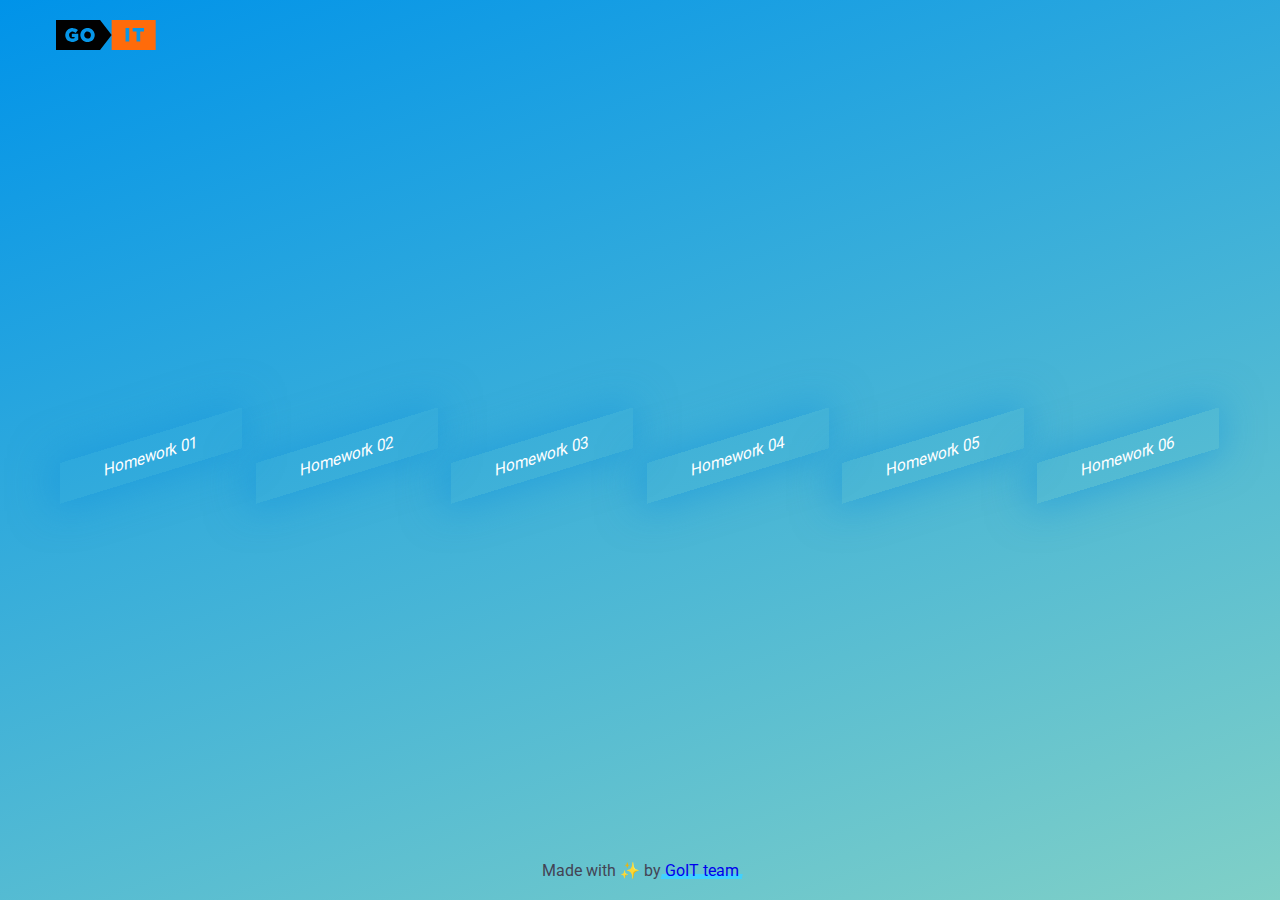
<file: index.html>
<!DOCTYPE html>
<html lang="en">
  <head>
    <meta charset="UTF-8" />
    <meta name="viewport" content="width=device-width, initial-scale=1.0" />
    <link rel="preconnect" href="https://fonts.googleapis.com" />
    <link rel="preconnect" href="https://fonts.gstatic.com" crossorigin />
    <link
      href="https://fonts.googleapis.com/css2?family=Roboto:wght@400;500;700&display=swap"
      rel="stylesheet"
    />
    <link
      href="https://fonts.googleapis.com/css2?family=Raleway:wght@700&display=swap"
      rel="stylesheet"
    />
    <link
      rel="stylesheet"
      href="https://cdnjs.cloudflare.com/ajax/libs/modern-normalize/3.0.1/modern-normalize.min.css"
      integrity="sha512-q6WgHqiHlKyOqslT/lgBgodhd03Wp4BEqKeW6nNtlOY4quzyG3VoQKFrieaCeSnuVseNKRGpGeDU3qPmabCANg=="
      crossorigin="anonymous"
      referrerpolicy="no-referrer"
    />
    <link rel="stylesheet" href="css/style.css" />
    <title>First page</title>
  </head>
  <body>
    <header class="header">
      <div class="container">
        <nav class="nav">
          <a class="nav-logo" href="./index.html" aria-label="Site logo">
            <svg class="nav-logo-icon" width="100" height="30">
              <use href="./images/sprite.svg#logo"></use>
            </svg>
          </a>
          <ul class="nav-list"></ul>
        </nav>
      </div>
    </header>
    <main>
      <div class="container">
        <ul class="main-list">
          <li class="main-item"><a href="./page/hw01.html" class="main-link">Homework 01</a></li>
          <li class="main-item"><a href="./page/hw02.html" class="main-link">Homework 02</a></li>
          <li class="main-item"><a href="./page/hw03.html" class="main-link">Homework 03</a></li>
          <li class="main-item"><a href="./page/hw04.html" class="main-link">Homework 04</a></li>
          <li class="main-item"><a href="./page/hw05.html" class="main-link">Homework 05</a></li>
          <li class="main-item"><a href="./page/hw06.html" class="main-link">Homework 06</a></li>
        </ul>
      </div>
    </main>
    <footer class="footer">
      <div class="container">
        <p class="footer-desc">
          Made with ✨ by
          <a
            class="footer-link"
            href="https://goit.global/ua/"
            target="_blank"
            rel="noopener noreferrer"
          >
            GoIT team
          </a>
        </p>
      </div>
    </footer>
  </body>
</html>
</file>
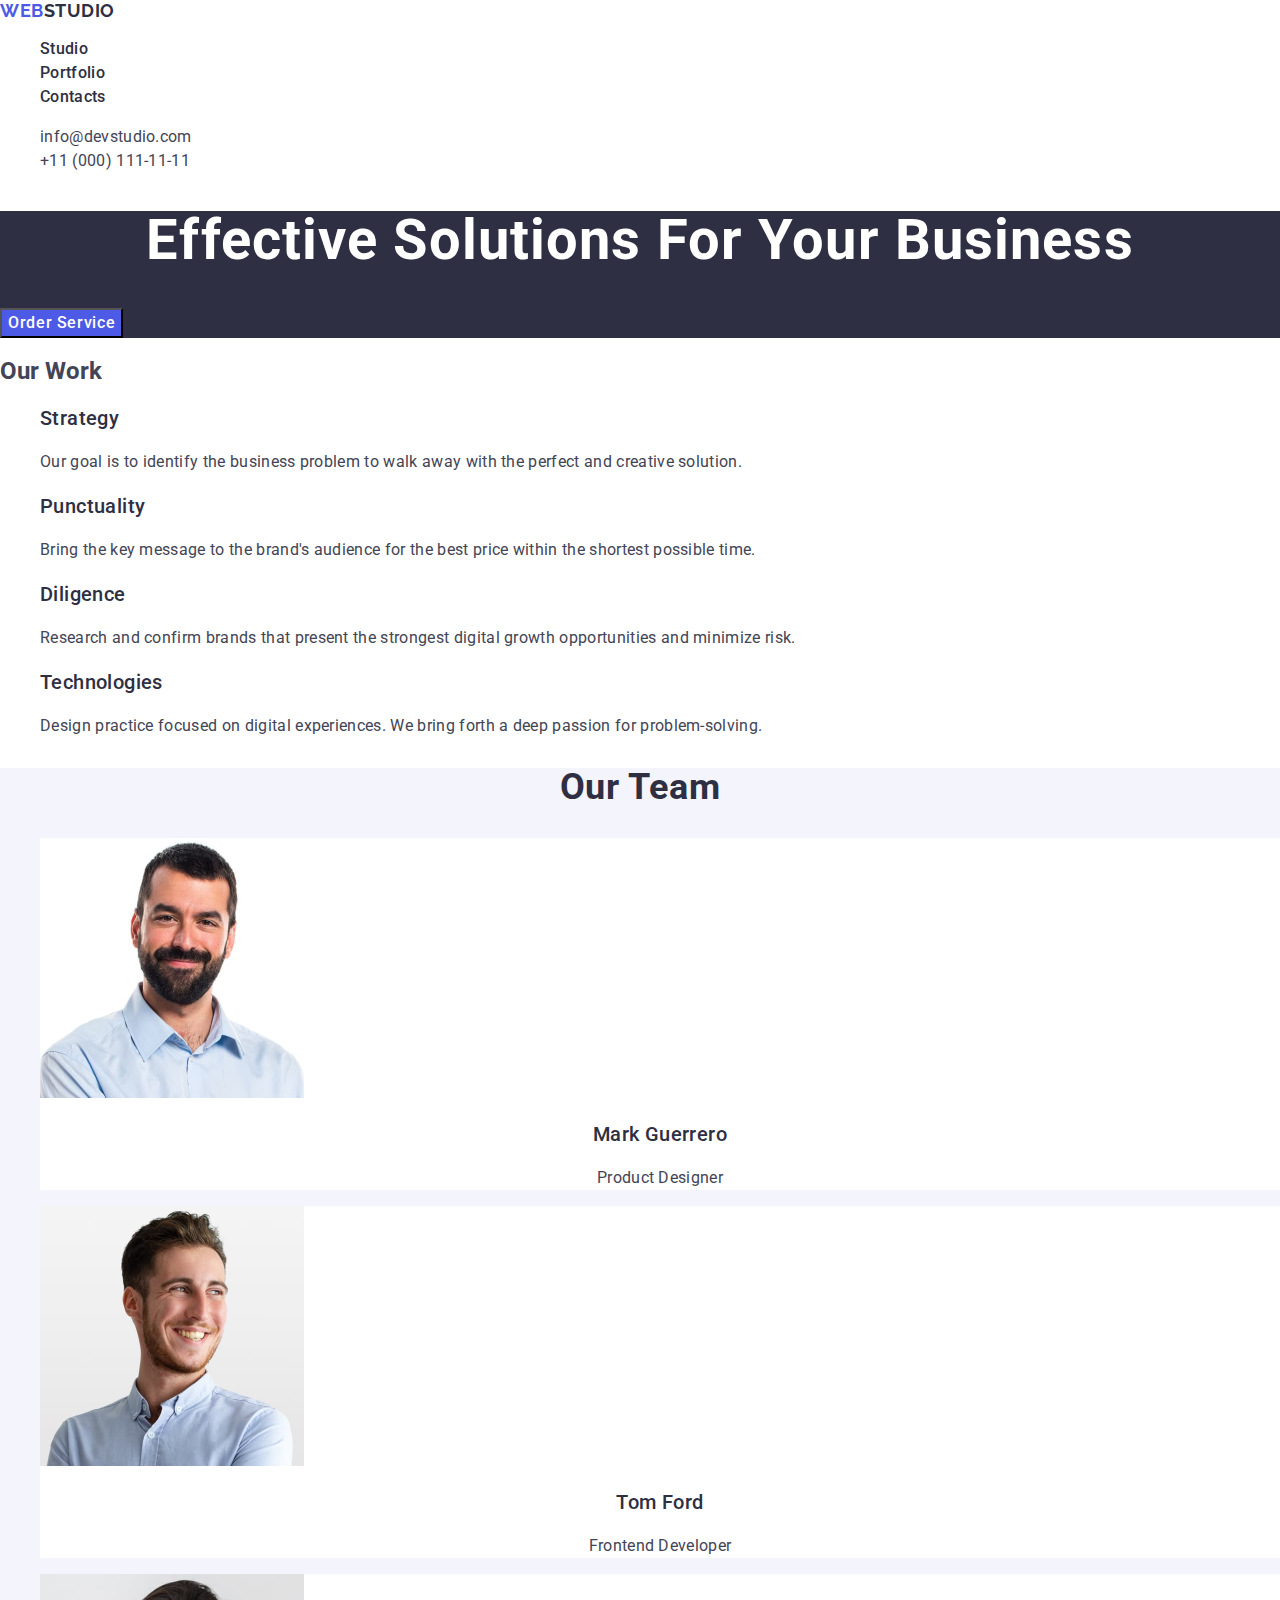
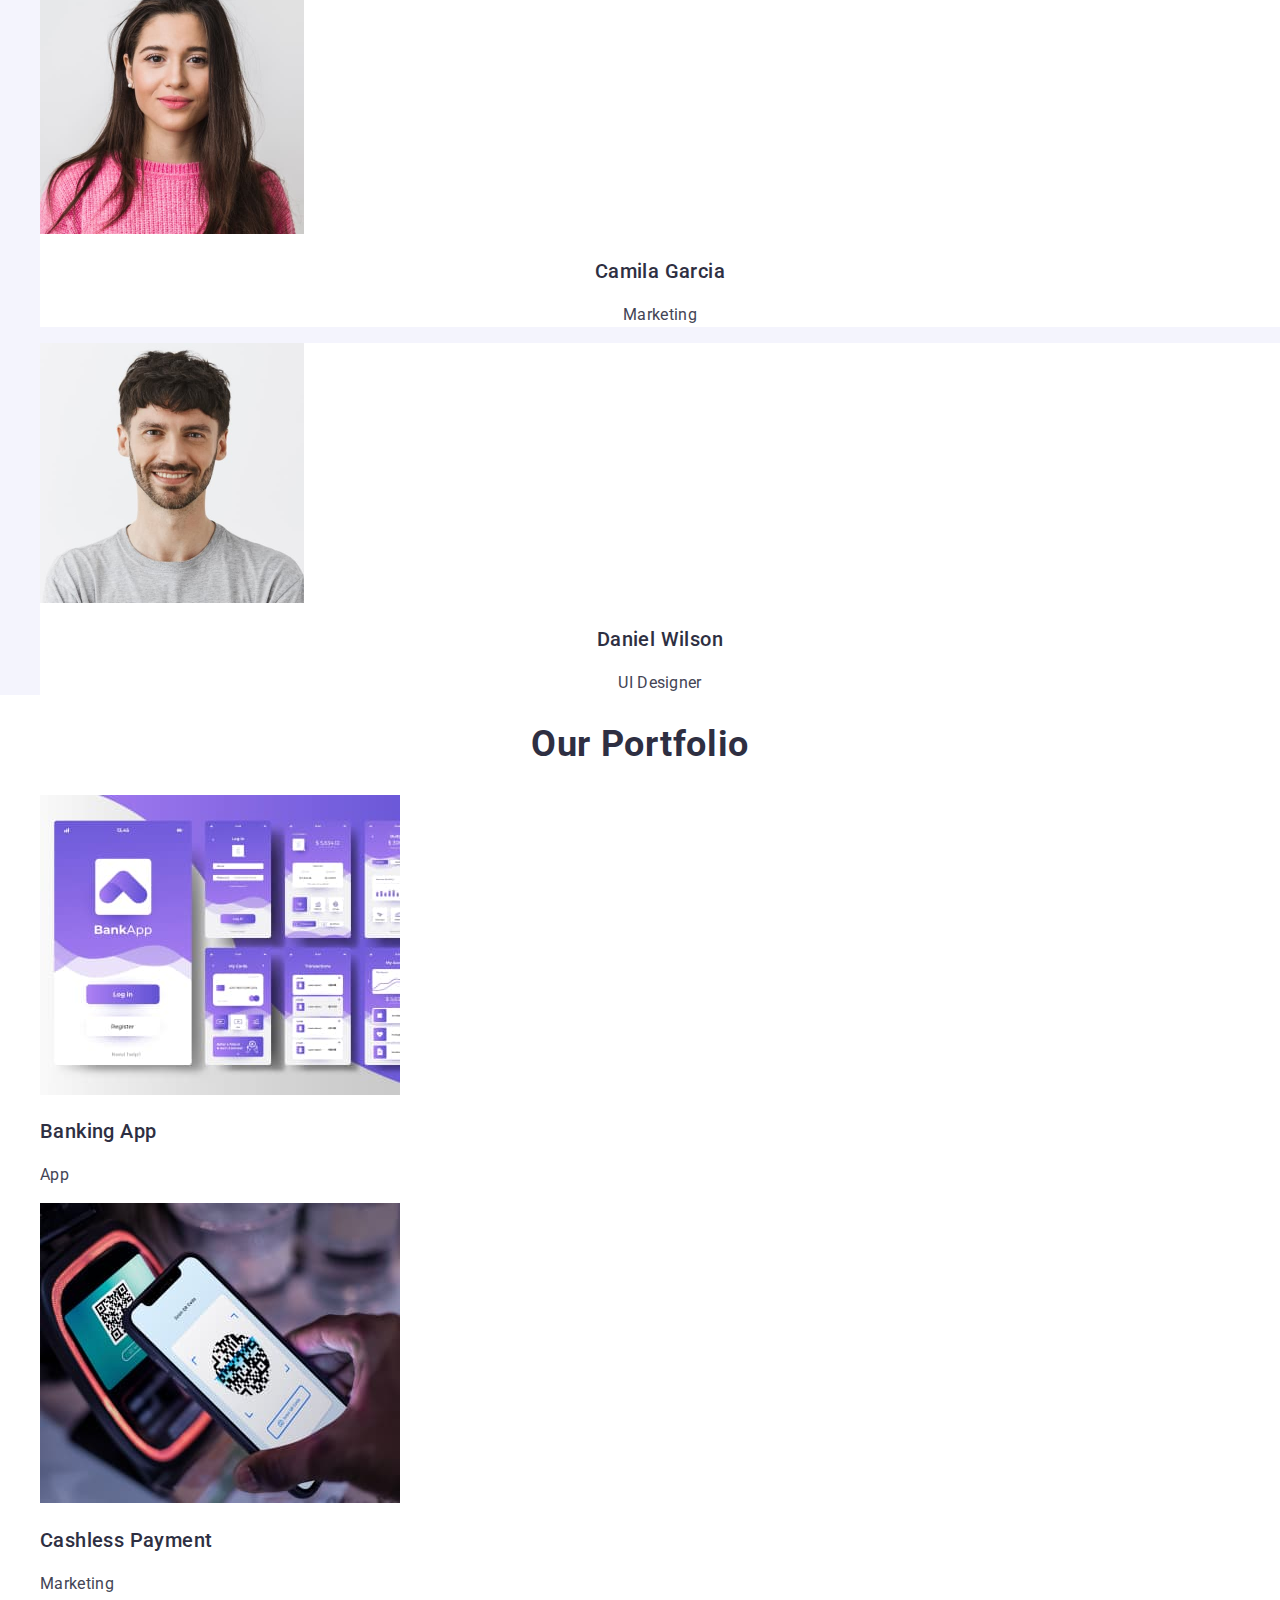
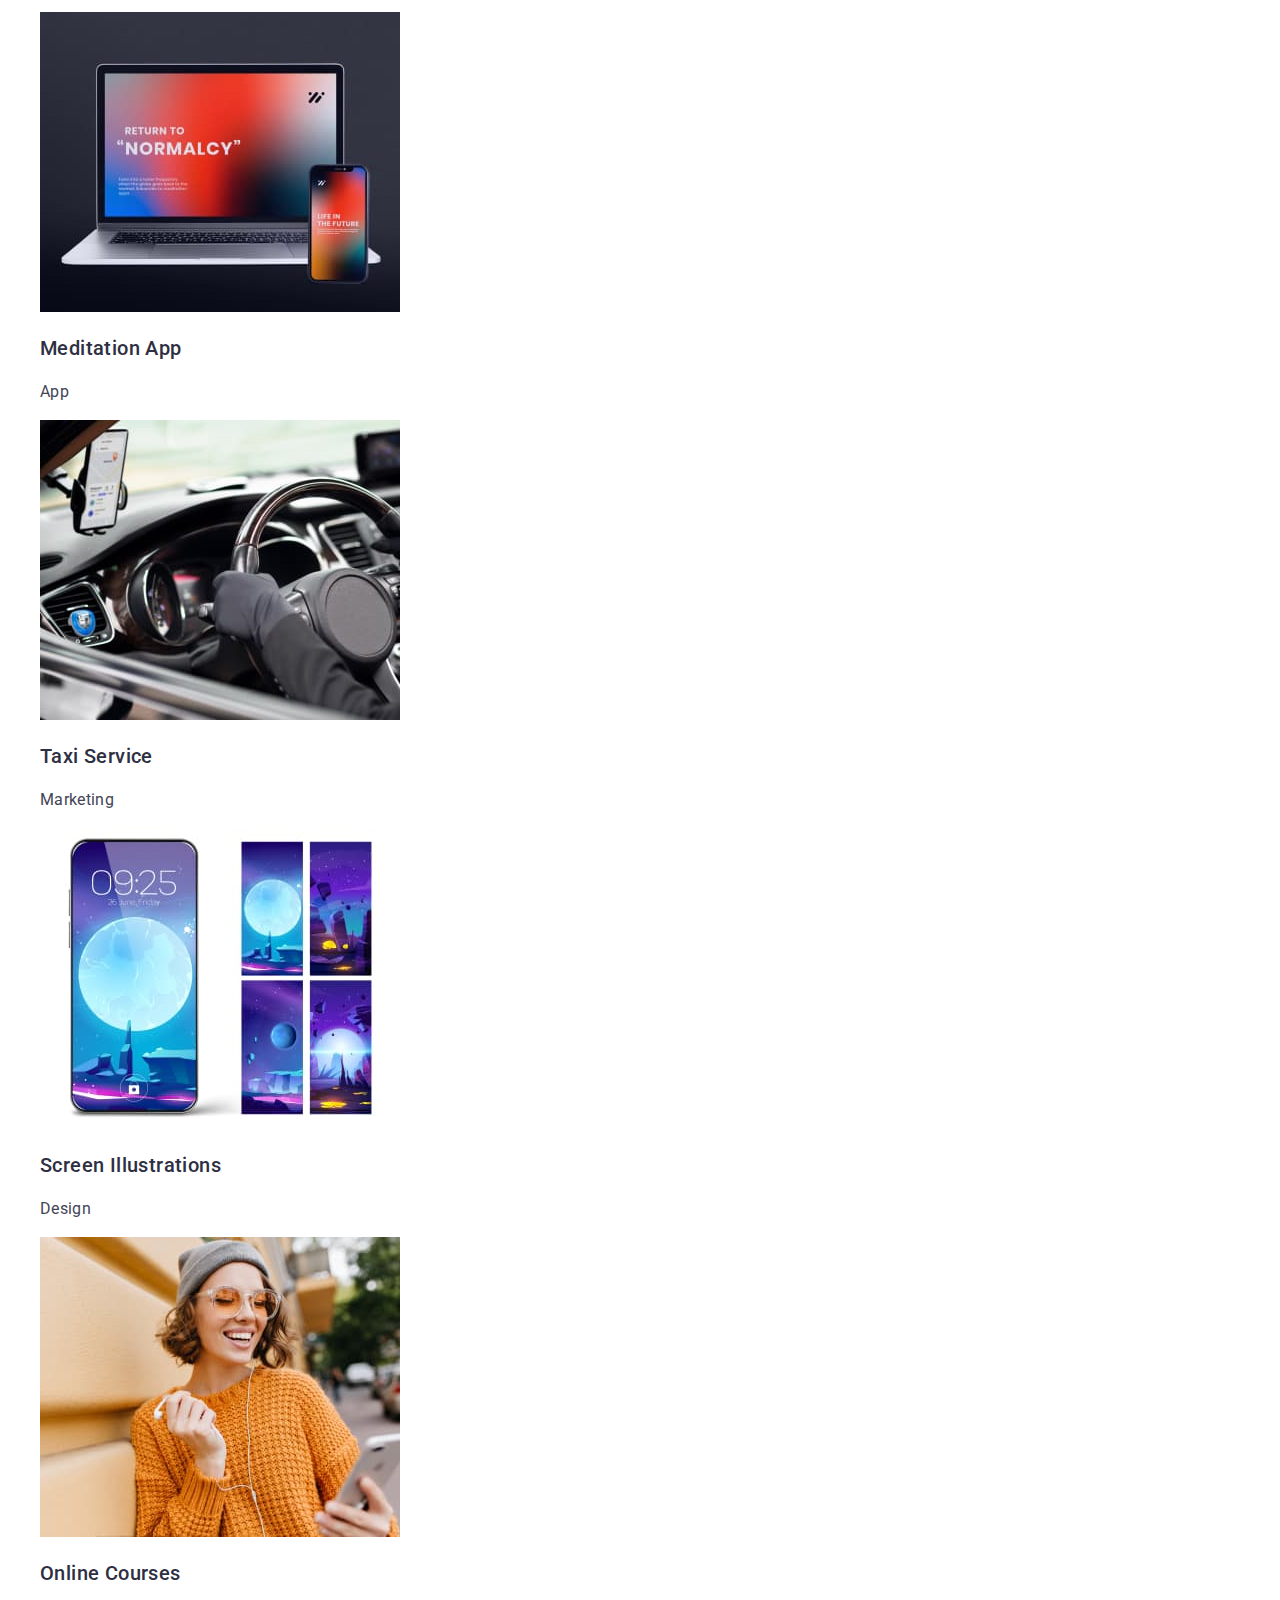
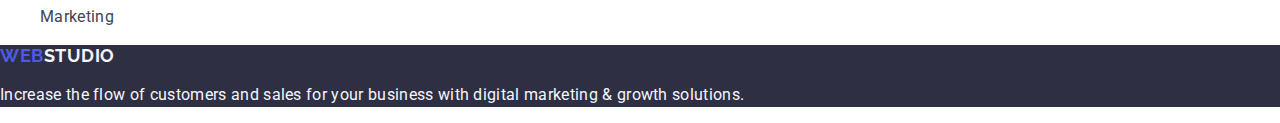
<file: page/hw02.html>
<!DOCTYPE html>
<html lang="en">
  <head>
    <meta charset="UTF-8" />
    <meta name="viewport" content="width=device-width, initial-scale=1.0" />

    <link rel="preconnect" href="https://fonts.googleapis.com" />
    <link rel="preconnect" href="https://fonts.gstatic.com" crossorigin />
    <link
      href="https://fonts.googleapis.com/css2?family=Roboto:wght@400;500;700&display=swap"
      rel="stylesheet"
    />
    <link
      href="https://fonts.googleapis.com/css2?family=Raleway:wght@700&display=swap"
      rel="stylesheet"
    />
    <link
      rel="stylesheet"
      href="https://cdnjs.cloudflare.com/ajax/libs/modern-normalize/3.0.1/modern-normalize.css"
    />
    <link rel="stylesheet" href="../css/hw02.css" />
    <title>First page</title>
  </head>
  <body>
    <header>
      <nav class="header-nav">
        <a href="../index.html" class="header-logo">Web<span class="link-header">Studio</span></a>
        <ul class="nav-list">
          <li>
            <a href="./hw02.html" class="nav-item link">Studio</a>
          </li>
          <li>
            <a href="" class="nav-item link">Portfolio</a>
          </li>
          <li>
            <a href="" class="nav-item link">Contacts</a>
          </li>
        </ul>
      </nav>
      <address class="header-contact">
        <ul>
          <li>
            <a href="mailto:info@devstudio.com" class="header-contact">info@devstudio.com</a>
          </li>
          <li>
            <a href="tel:+110001111111" class="header-contact">+11 (000) 111-11-11</a>
          </li>
        </ul>
      </address>
    </header>
    <main>
      <section class="main-page">
        <h1 class="main-page-title">Effective Solutions for Your Business</h1>
        <button class="main-button" type="button">Order Service</button>
      </section>
      <section class="description">
        <h2>Our Work</h2>
        <ul class="wrapper">
          <li class="description-card">
            <h3 class="description-card-title card-title">Strategy</h3>
            <p class="description-card-text card-text">
              Our goal is to identify the business problem to walk away with the perfect and
              creative solution.
            </p>
          </li>
          <li class="description-card">
            <h3 class="description-card-title card-title">Punctuality</h3>
            <p class="description-card-text card-text">
              Bring the key message to the brand's audience for the best price within the shortest
              possible time.
            </p>
          </li>
          <li class="description-card">
            <h3 class="description-card-title card-title">Diligence</h3>
            <p class="description-card-text card-text">
              Research and confirm brands that present the strongest digital growth opportunities
              and minimize risk.
            </p>
          </li>
          <li class="description-card">
            <h3 class="description-card-title card-title">Technologies</h3>
            <p class="description-card-text card-text">
              Design practice focused on digital experiences. We bring forth a deep passion for
              problem-solving.
            </p>
          </li>
        </ul>
      </section>
      <section class="team">
        <h2 class="team-title">Our Team</h2>
        <ul class="wrapper">
          <li class="team-card">
            <img
              src="../images/team/guerrero.jpg"
              alt="Mark Guerrero"
              class="team-image"
              width="264"
              height="260"
            />
            <h3 class="team-card-title card-title">Mark Guerrero</h3>
            <p class="team-card-text card-text">Product Designer</p>
          </li>
          <li class="team-card">
            <img
              src="../images/team/ford.jpg"
              alt="Tom Ford"
              class="team-image"
              width="264"
              height="260"
            />
            <h3 class="team-card-title card-title">Tom Ford</h3>
            <p class="team-card-text card-text">Frontend Developer</p>
          </li>
          <li class="team-card">
            <img
              src="../images/team/garcia.jpg"
              alt="Camila Garcia"
              class="team-image"
              width="264"
              height="260"
            />
            <h3 class="team-card-title card-title">Camila Garcia</h3>
            <p class="team-card-text card-text">Marketing</p>
          </li>
          <li class="team-card">
            <img
              src="../images/team/wilson.jpg"
              alt="Daniel Wilson"
              class="team-image"
              width="264"
              height="260"
            />
            <h3 class="team-card-title card-title">Daniel Wilson</h3>
            <p class="team-card-text card-text">UI Designer</p>
          </li>
        </ul>
      </section>
      <section class="portfolio">
        <h2 class="portfolio-title">Our Portfolio</h2>
        <ul class="wrapper">
          <li class="portfolio-card">
            <img
              src="../images/portfolio/banking-app.jpg"
              alt="Mark Guerrero"
              class="portfolio-image"
              width="360"
              height="300"
            />
            <h3 class="portfolio-card-title card-title">Banking App</h3>
            <p class="portfolio-card-text card-text">App</p>
          </li>
          <li class="portfolio-card">
            <img
              src="../images/portfolio/cashless-payment.jpg"
              alt="Tom Ford"
              class="portfolio-image"
              width="360"
              height="300"
            />
            <h3 class="portfolio-card-title card-title">Cashless Payment</h3>
            <p class="portfolio-card-text card-text">Marketing</p>
          </li>
          <li class="portfolio-card">
            <img
              src="../images/portfolio/meditation-app.jpg"
              alt="Camila Garcia"
              class="portfolio-image"
              width="360"
              height="300"
            />
            <h3 class="portfolio-card-title card-title">Meditation App</h3>
            <p class="portfolio-card-text card-text">App</p>
          </li>
          <li class="portfolio-card">
            <img
              src="../images/portfolio/taxi-service.jpg"
              alt="Daniel Wilson"
              class="portfolio-image"
              width="360"
              height="300"
            />
            <h3 class="portfolio-card-title card-title">Taxi Service</h3>
            <p class="portfolio-card-text card-text">Marketing</p>
          </li>
          <li class="portfolio-card">
            <img
              src="../images/portfolio//screen-illustrations.jpg"
              alt="Daniel Wilson"
              class="portfolio-image"
              width="360"
              height="300"
            />
            <h3 class="portfolio-card-title card-title">Screen Illustrations</h3>
            <p class="portfolio-card-text card-text">Design</p>
          </li>
          <li class="portfolio-card">
            <img
              src="../images/portfolio/online-courses.jpg"
              alt="Daniel Wilson"
              class="portfolio-image"
              width="360"
              height="300"
            />
            <h3 class="portfolio-card-title card-title">Online Courses</h3>
            <p class="portfolio-card-text card-text">Marketing</p>
          </li>
        </ul>
      </section>
    </main>
    <footer class="footer">
      <a href="./index.html" class="header-logo">Web<span class="link-footer">Studio</span></a>
      <p class="footer-text card-text">
        Increase the flow of customers and sales for your business with digital marketing &#38;
        growth solutions.
      </p>
    </footer>
  </body>
</html>
</file>
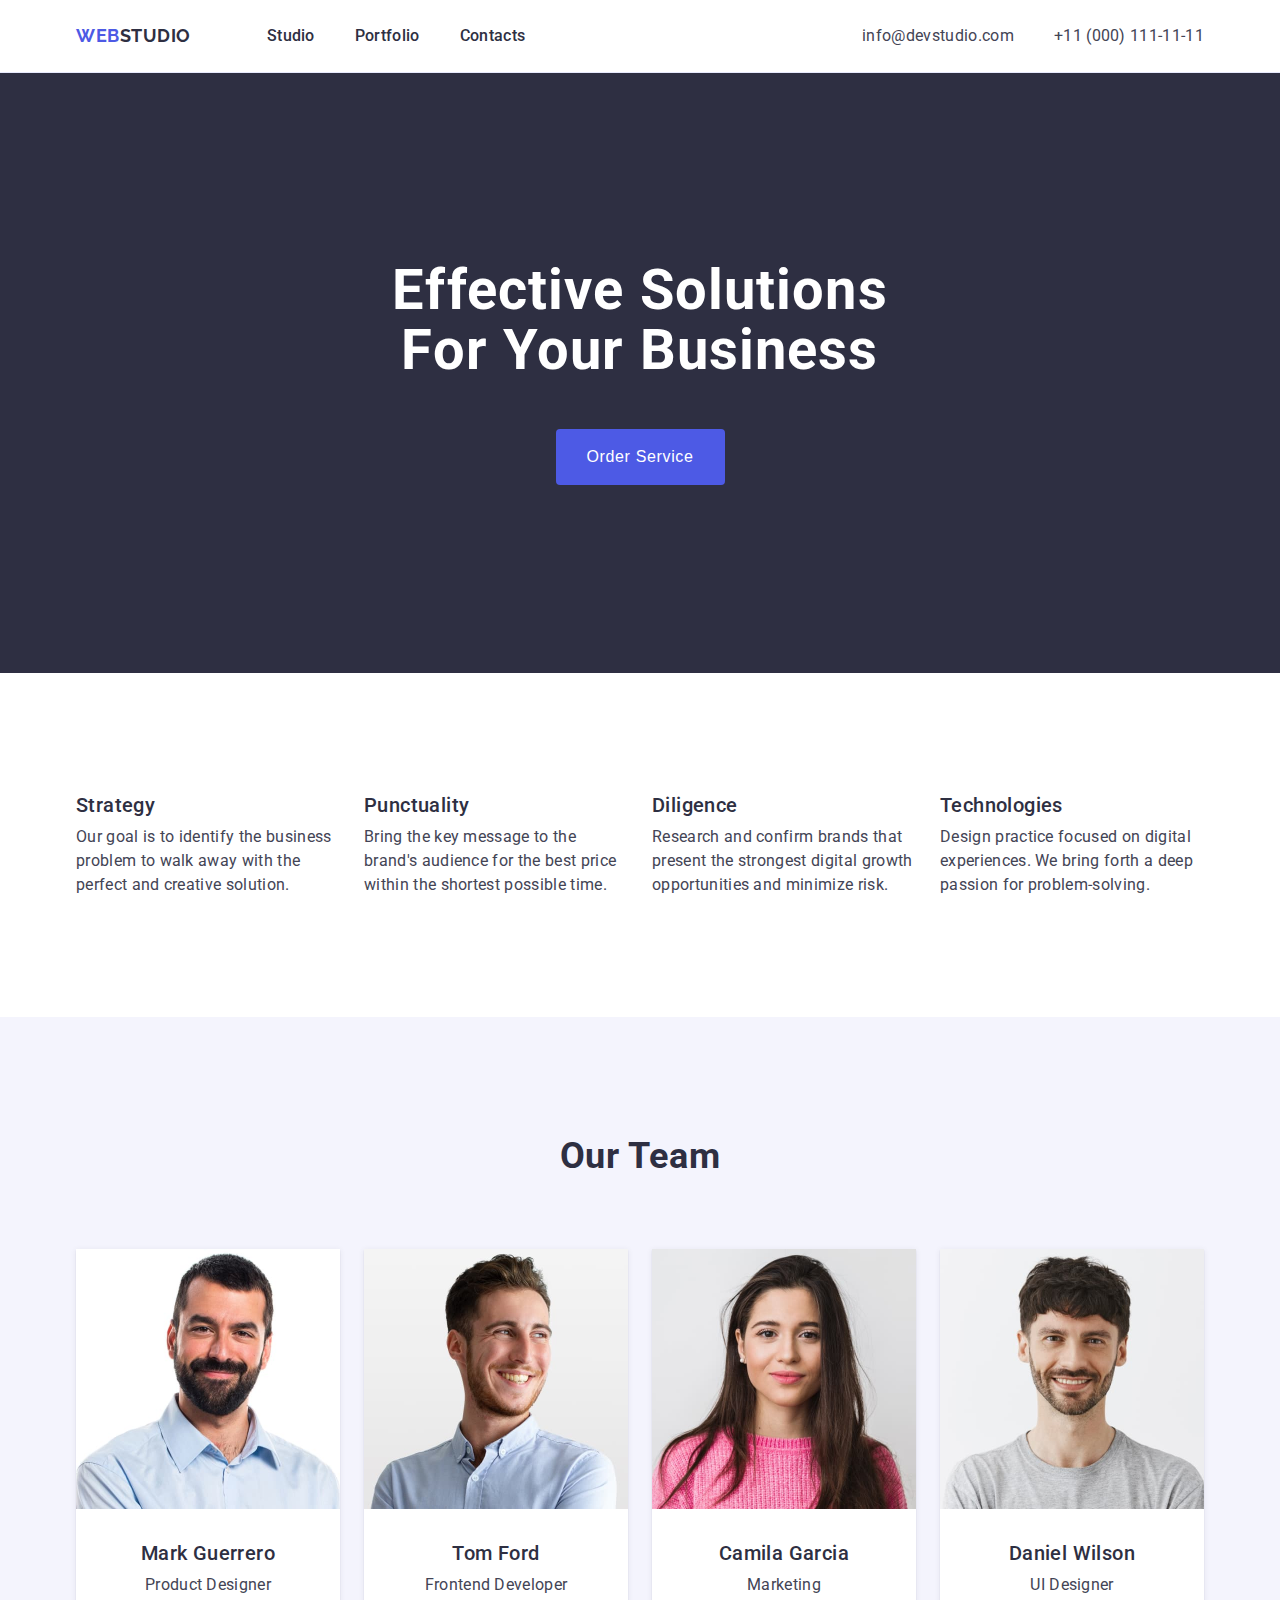
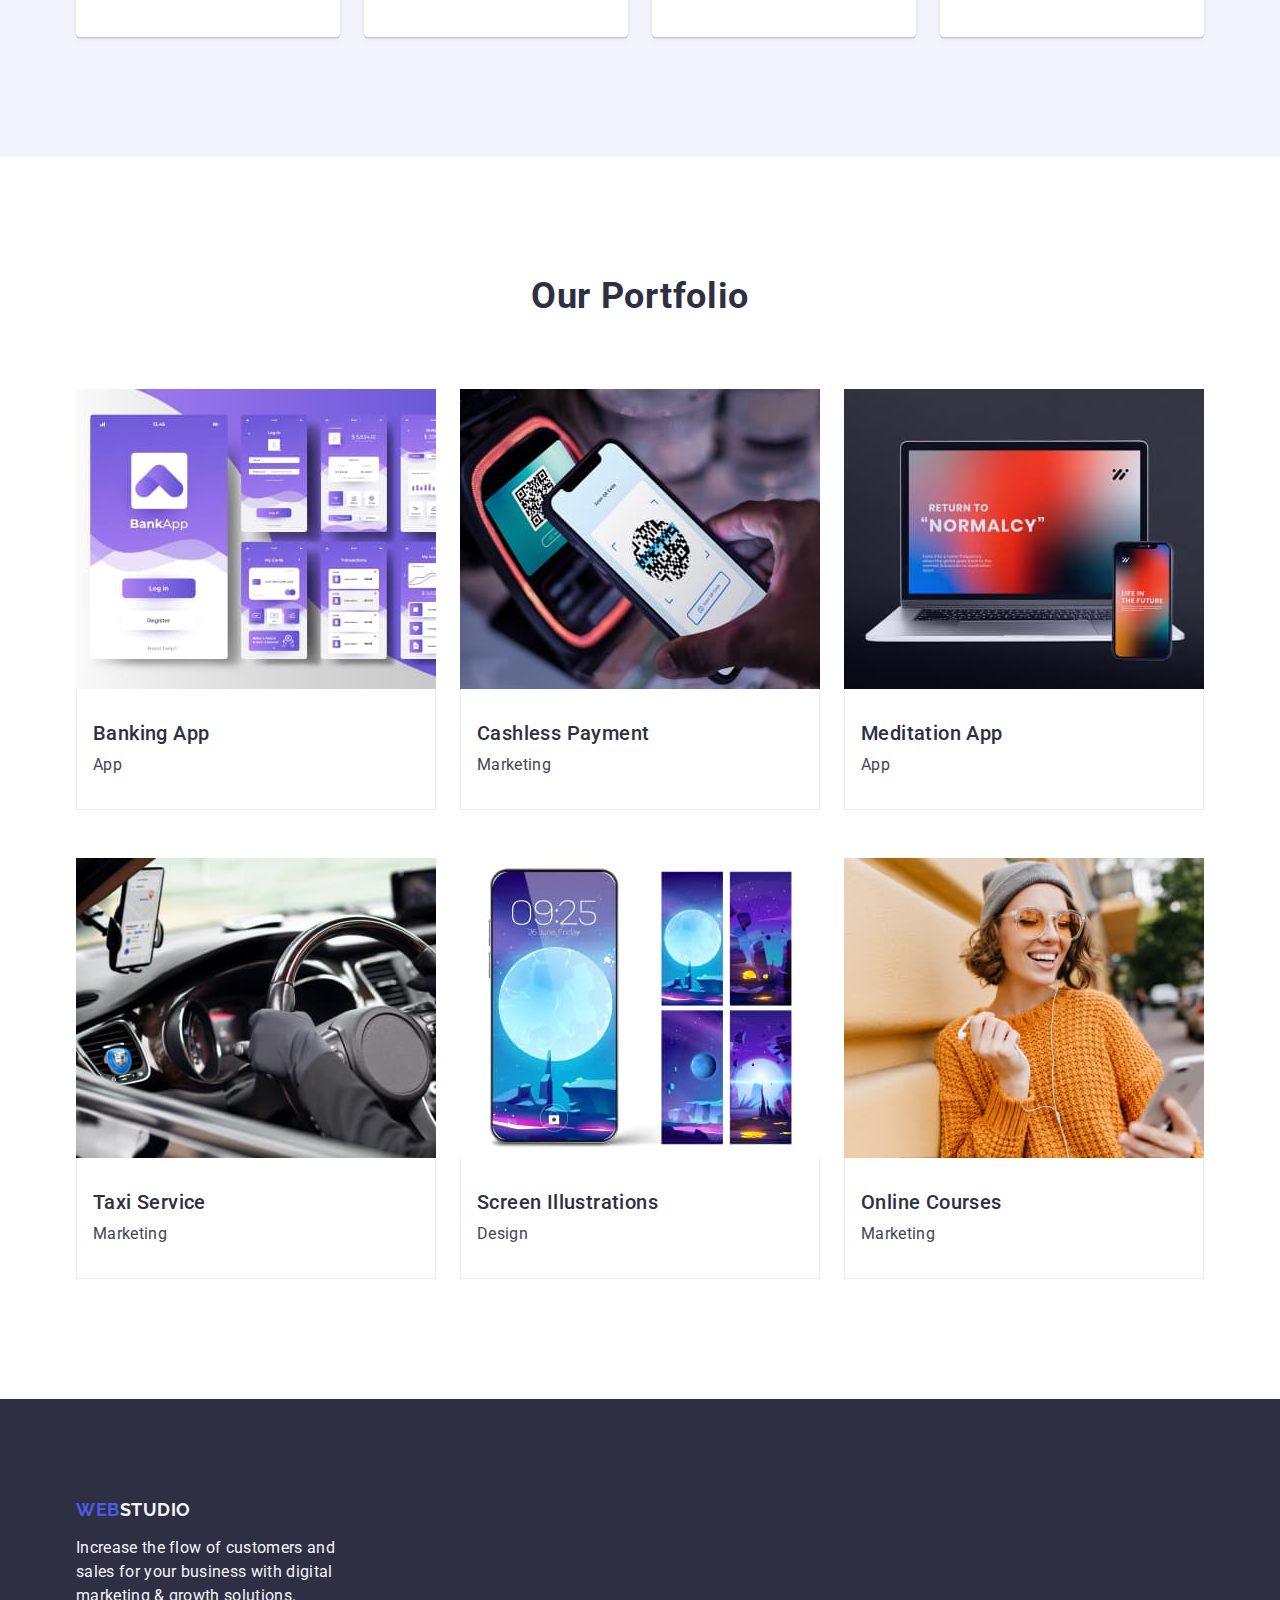
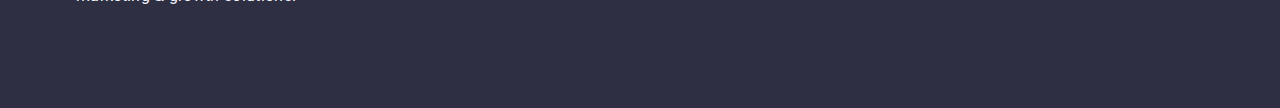
<file: page/hw03.html>
<!DOCTYPE html>
<html lang="en">
  <head>
    <meta charset="UTF-8" />
    <meta name="viewport" content="width=device-width, initial-scale=1.0" />

    <link rel="preconnect" href="https://fonts.googleapis.com" />
    <link rel="preconnect" href="https://fonts.gstatic.com" crossorigin />
    <link
      href="https://fonts.googleapis.com/css2?family=Roboto:wght@400;500;700&display=swap"
      rel="stylesheet"
    />
    <link
      href="https://fonts.googleapis.com/css2?family=Raleway:wght@700&display=swap"
      rel="stylesheet"
    />
    <link
      rel="stylesheet"
      href="https://cdnjs.cloudflare.com/ajax/libs/modern-normalize/3.0.1/modern-normalize.min.css"
      integrity="sha512-q6WgHqiHlKyOqslT/lgBgodhd03Wp4BEqKeW6nNtlOY4quzyG3VoQKFrieaCeSnuVseNKRGpGeDU3qPmabCANg=="
      crossorigin="anonymous"
      referrerpolicy="no-referrer"
    />
    <link rel="stylesheet" href="../css/hw03.css" />
    <title>First page</title>
  </head>
  <body>
    <header class="header">
      <div class="container header-container">
        <nav class="header-nav">
          <a href="../index.html" class="header-logo">Web<span class="link-header">Studio</span></a>
          <ul class="nav-list list">
            <li class="nav-item item">
              <a href="./hw03.html" class="nav-link link">Studio</a>
            </li>
            <li class="nav-item item">
              <a href="#portfolio" class="nav-link link">Portfolio</a>
            </li>
            <li class="nav-item item">
              <a href="#footer" class="nav-link link">Contacts</a>
            </li>
          </ul>
        </nav>
        <address class="header-contact">
          <ul class="contact-list list">
            <li class="contact-item item">
              <a href="mailto:info@devstudio.com" class="header-contact link">info@devstudio.com</a>
            </li>
            <li class="contact-item item">
              <a href="tel:+110001111111" class="header-contact link">+11 (000) 111-11-11</a>
            </li>
          </ul>
        </address>
      </div>
    </header>
    <main>
      <section class="main-page">
        <div class="container">
          <h1 class="main-page-title">Effective Solutions for Your Business</h1>
          <button class="main-button" type="button">Order Service</button>
        </div>
      </section>
      <section class="description">
        <div class="container">
          <h2 class="description-title visually-hidden">Our Work</h2>
          <ul class="description-list wrapper">
            <li class="description-card card">
              <h3 class="description-card-title card-title">Strategy</h3>
              <p class="description-card-text card-text">
                Our goal is to identify the business problem to walk away with the perfect and
                creative solution.
              </p>
            </li>
            <li class="description-card card">
              <h3 class="description-card-title card-title">Punctuality</h3>
              <p class="description-card-text card-text">
                Bring the key message to the brand's audience for the best price within the shortest
                possible time.
              </p>
            </li>
            <li class="description-card card">
              <h3 class="description-card-title card-title">Diligence</h3>
              <p class="description-card-text card-text">
                Research and confirm brands that present the strongest digital growth opportunities
                and minimize risk.
              </p>
            </li>
            <li class="description-card card">
              <h3 class="description-card-title card-title">Technologies</h3>
              <p class="description-card-text card-text">
                Design practice focused on digital experiences. We bring forth a deep passion for
                problem-solving.
              </p>
            </li>
          </ul>
        </div>
      </section>
      <section class="team">
        <div class="container">
          <h2 class="team-title title">Our Team</h2>
          <ul class="team-list wrapper">
            <li class="team-card card">
              <img
                src="../images/team/guerrero.jpg"
                alt="Mark Guerrero"
                class="team-image"
                width="264"
              />
              <div class="team-decription">
                <h3 class="team-card-title card-title">Mark Guerrero</h3>
                <p class="team-card-text card-text">Product Designer</p>
              </div>
            </li>
            <li class="team-card card">
              <img
                src="../images/team/ford.jpg"
                alt="Tom Ford"
                class="team-image"
                width="264"
                height="260"
              />
              <div class="team-decription">
                <h3 class="team-card-title card-title">Tom Ford</h3>
                <p class="team-card-text card-text">Frontend Developer</p>
              </div>
            </li>
            <li class="team-card card">
              <img
                src="../images/team/garcia.jpg"
                alt="Camila Garcia"
                class="team-image"
                width="264"
                height="260"
              />
              <div class="team-decription">
                <h3 class="team-card-title card-title">Camila Garcia</h3>
                <p class="team-card-text card-text">Marketing</p>
              </div>
            </li>
            <li class="team-card card">
              <img
                src="../images/team/wilson.jpg"
                alt="Daniel Wilson"
                class="team-image"
                width="264"
                height="260"
              />
              <div class="team-decription">
                <h3 class="team-card-title card-title">Daniel Wilson</h3>
                <p class="team-card-text card-text">UI Designer</p>
              </div>
            </li>
          </ul>
        </div>
      </section>
      <section id="portfolio" class="portfolio">
        <div class="container">
          <h2 class="portfolio-title title">Our Portfolio</h2>
          <ul class="portfolio-list wrapper">
            <li class="portfolio-card card">
              <img
                src="../images/portfolio/banking-app.jpg"
                alt="Mark Guerrero"
                class="portfolio-image"
                width="360"
                height="300"
              />
              <div class="portfolio-decription">
                <h3 class="portfolio-card-title card-title">Banking App</h3>
                <p class="portfolio-card-text card-text">App</p>
              </div>
            </li>
            <li class="portfolio-card card">
              <img
                src="../images/portfolio/cashless-payment.jpg"
                alt="Tom Ford"
                class="portfolio-image"
                width="360"
                height="300"
              />
              <div class="portfolio-decription">
                <h3 class="portfolio-card-title card-title">Cashless Payment</h3>
                <p class="portfolio-card-text card-text">Marketing</p>
              </div>
            </li>
            <li class="portfolio-card card">
              <img
                src="../images/portfolio/meditation-app.jpg"
                alt="Camila Garcia"
                class="portfolio-image"
                width="360"
                height="300"
              />
              <div class="portfolio-decription">
                <h3 class="portfolio-card-title card-title">Meditation App</h3>
                <p class="portfolio-card-text card-text">App</p>
              </div>
            </li>
            <li class="portfolio-card card">
              <img
                src="../images/portfolio/taxi-service.jpg"
                alt="Daniel Wilson"
                class="portfolio-image"
                width="360"
                height="300"
              />
              <div class="portfolio-decription">
                <h3 class="portfolio-card-title card-title">Taxi Service</h3>
                <p class="portfolio-card-text card-text">Marketing</p>
              </div>
            </li>
            <li class="portfolio-card card">
              <img
                src="../images/portfolio//screen-illustrations.jpg"
                alt="Daniel Wilson"
                class="portfolio-image"
                width="360"
                height="300"
              />
              <div class="portfolio-decription">
                <h3 class="portfolio-card-title card-title">Screen Illustrations</h3>
                <p class="portfolio-card-text card-text">Design</p>
              </div>
            </li>
            <li class="portfolio-card card">
              <img
                src="../images/portfolio/online-courses.jpg"
                alt="Daniel Wilson"
                class="portfolio-image"
                width="360"
                height="300"
              />
              <div class="portfolio-decription">
                <h3 class="portfolio-card-title card-title">Online Courses</h3>
                <p class="portfolio-card-text card-text">Marketing</p>
              </div>
            </li>
          </ul>
        </div>
      </section>
    </main>
    <footer id="footer" class="footer">
      <div class="container">
        <a href="./index.html" class="footer-logo">Web<span class="link-footer">Studio</span></a>
        <p class="footer-text card-text">
          Increase the flow of customers and sales for your business with digital marketing &#38;
          growth solutions.
        </p>
      </div>
    </footer>
  </body>
</html>
</file>
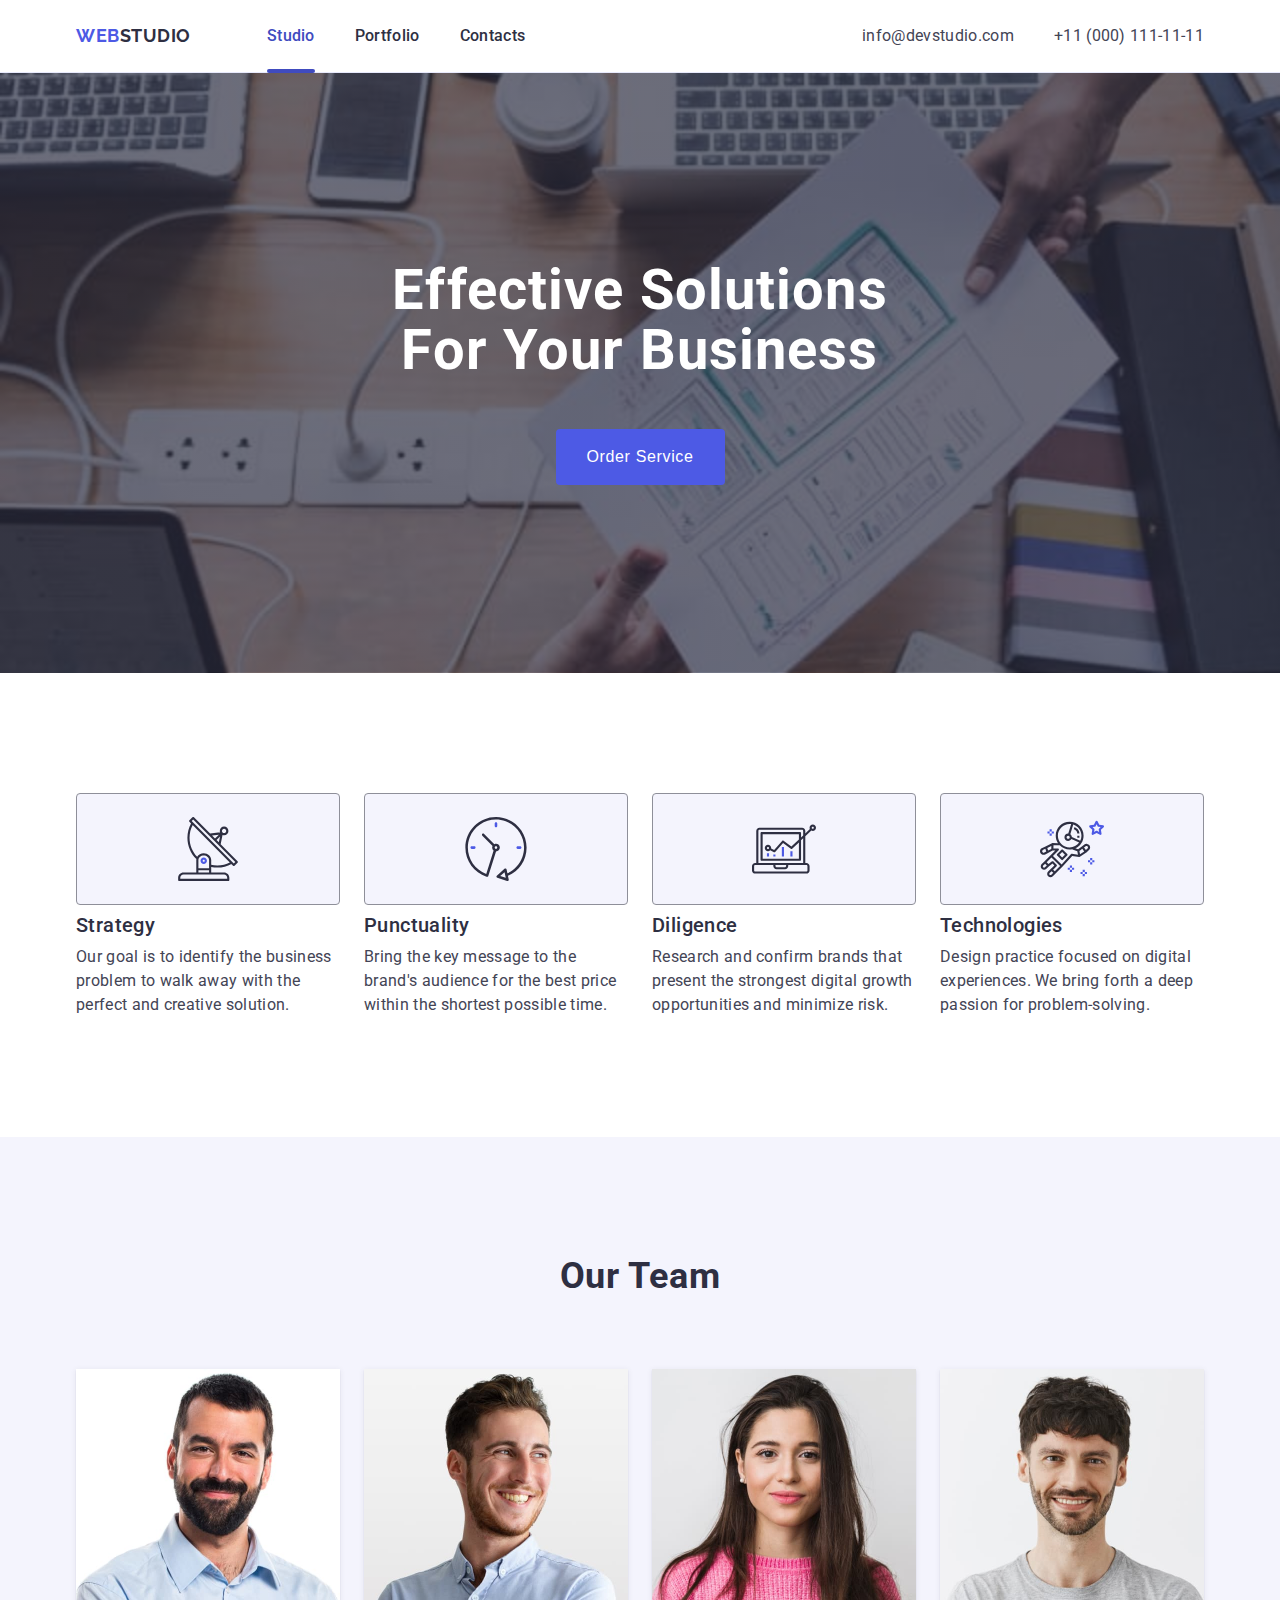
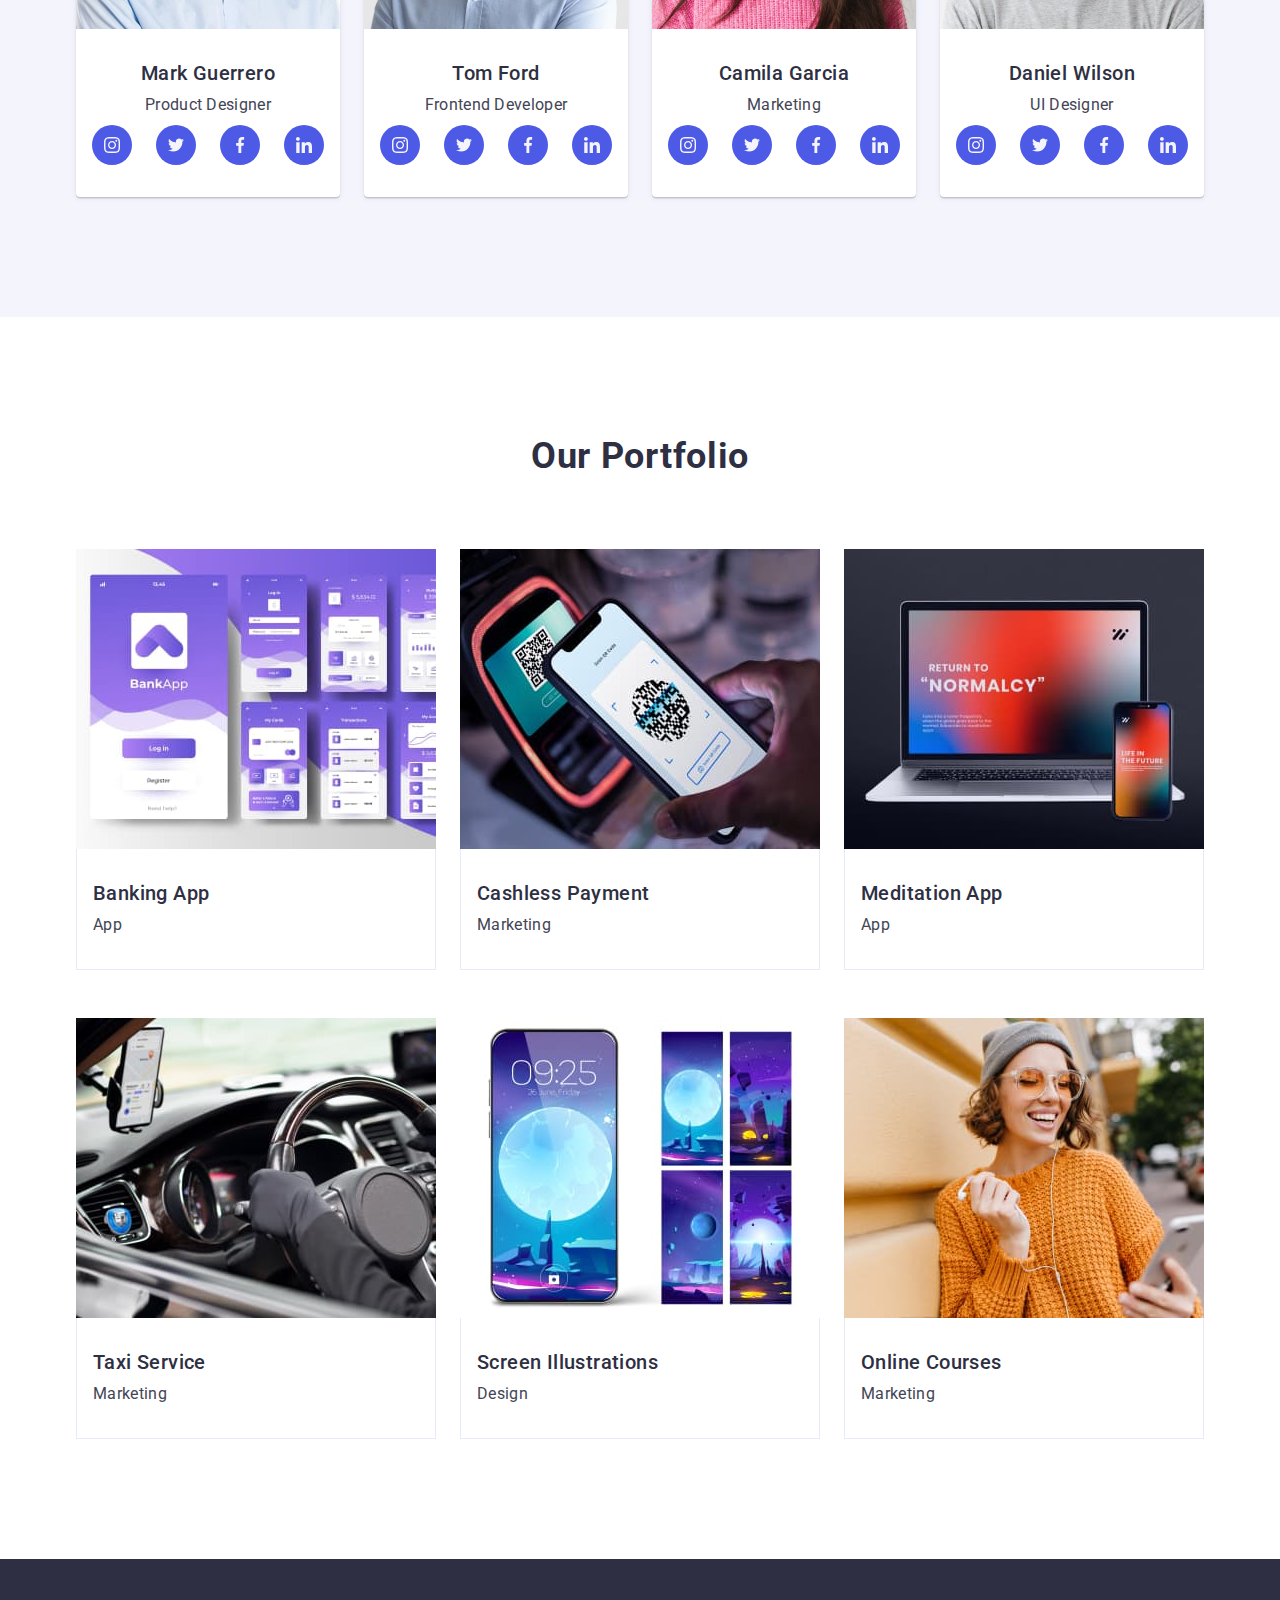
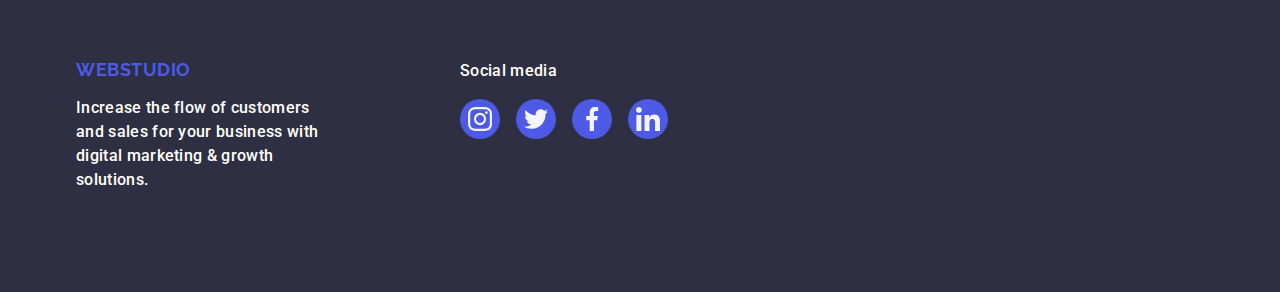
<file: page/hw04.html>
<!DOCTYPE html>
<html lang="en">
  <head>
    <meta charset="UTF-8" />
    <meta name="viewport" content="width=device-width, initial-scale=1.0" />

    <link rel="preconnect" href="https://fonts.googleapis.com" />
    <link rel="preconnect" href="https://fonts.gstatic.com" crossorigin />
    <link
      href="https://fonts.googleapis.com/css2?family=Roboto:wght@400;500;700&display=swap"
      rel="stylesheet"
    />
    <link
      href="https://fonts.googleapis.com/css2?family=Raleway:wght@700&display=swap"
      rel="stylesheet"
    />
    <link
      rel="stylesheet"
      href="https://cdnjs.cloudflare.com/ajax/libs/modern-normalize/3.0.1/modern-normalize.min.css"
      integrity="sha512-q6WgHqiHlKyOqslT/lgBgodhd03Wp4BEqKeW6nNtlOY4quzyG3VoQKFrieaCeSnuVseNKRGpGeDU3qPmabCANg=="
      crossorigin="anonymous"
      referrerpolicy="no-referrer"
    />
    <link rel="stylesheet" href="../css/hw04.css" />
    <title>First page</title>
  </head>
  <body>
    <header class="header">
      <div class="container header-container">
        <nav class="header-nav">
          <a href="../index.html" class="header-logo">Web<span class="link-header">Studio</span></a>
          <ul class="nav-list list">
            <li class="nav-item item">
              <a href="./hw04.html" class="nav-link link current">Studio</a>
            </li>
            <li class="nav-item item">
              <a href="#portfolio" class="nav-link link">Portfolio</a>
            </li>
            <li class="nav-item item">
              <a href="#footer" class="nav-link link">Contacts</a>
            </li>
          </ul>
        </nav>
        <address class="header-contact">
          <ul class="contact-list list">
            <li class="contact-item item">
              <a href="mailto:info@devstudio.com" class="header-contact link">info@devstudio.com</a>
            </li>
            <li class="contact-item item">
              <a href="tel:+110001111111" class="header-contact link">+11 (000) 111-11-11</a>
            </li>
          </ul>
        </address>
      </div>
    </header>
    <main>
      <section class="main-page">
        <div class="container">
          <h1 class="main-page-title">Effective Solutions for Your Business</h1>
          <button class="main-button" type="button">Order Service</button>
        </div>
      </section>
      <section class="description">
        <div class="container">
          <h2 class="description-title visually-hidden">Our Work</h2>
          <ul class="description-list wrapper">
            <li class="description-card card">
              <div class="icon-card">
                <svg class="icon" width="64" height="64">
                  <use href="../images/icons.svg#icon-antenna"></use>
                </svg>
              </div>
              <h3 class="description-card-title card-title">Strategy</h3>
              <p class="description-card-text card-text">
                Our goal is to identify the business problem to walk away with the perfect and
                creative solution.
              </p>
            </li>
            <li class="description-card card">
              <div class="icon-card">
                <svg class="icon" width="64" height="64">
                  <use href="../images/icons.svg#icon-clock"></use>
                </svg>
              </div>
              <h3 class="description-card-title card-title">Punctuality</h3>
              <p class="description-card-text card-text">
                Bring the key message to the brand's audience for the best price within the shortest
                possible time.
              </p>
            </li>
            <li class="description-card card">
              <div class="icon-card">
                <svg class="icon" width="64" height="64">
                  <use href="../images/icons.svg#icon-diagram"></use>
                </svg>
              </div>
              <h3 class="description-card-title card-title">Diligence</h3>
              <p class="description-card-text card-text">
                Research and confirm brands that present the strongest digital growth opportunities
                and minimize risk.
              </p>
            </li>
            <li class="description-card card">
              <div class="icon-card">
                <svg class="icon" width="64" height="64">
                  <use href="../images/icons.svg#icon-astronaut"></use>
                </svg>
              </div>
              <h3 class="description-card-title card-title">Technologies</h3>
              <p class="description-card-text card-text">
                Design practice focused on digital experiences. We bring forth a deep passion for
                problem-solving.
              </p>
            </li>
          </ul>
        </div>
      </section>
      <section class="team">
        <div class="container">
          <h2 class="team-title title">Our Team</h2>
          <ul class="team-list wrapper">
            <li class="team-card card">
              <img
                src="../images/team/guerrero.jpg"
                alt="Mark Guerrero"
                class="team-image"
                width="264"
              />
              <div class="team-decription">
                <h3 class="team-card-title card-title">Mark Guerrero</h3>
                <p class="team-card-text card-text">Product Designer</p>
                <ul class="team-social">
                  <li class="item-social">
                    <a href="https://www.instagram.com/" target="_blank" class="link-social">
                      <svg class="icon" width="16" height="16">
                        <use href="../images/icons.svg#icon-instagram"></use>
                      </svg>
                    </a>
                  </li>
                  <li class="item-social">
                    <a href="https://www.twitter.com/" target="_blank" class="link-social">
                      <svg class="icon" width="16" height="16">
                        <use href="../images/icons.svg#icon-twitter"></use>
                      </svg>
                    </a>
                  </li>
                  <li class="item-social">
                    <a href="https://www.facebook.com/" target="_blank" class="link-social">
                      <svg class="icon" width="16" height="16">
                        <use href="../images/icons.svg#icon-facebook"></use>
                      </svg>
                    </a>
                  </li>
                  <li class="item-social">
                    <a href="https://www.linkedin.com/" target="_blank" class="link-social">
                      <svg class="icon" width="16" height="16">
                        <use href="../images/icons.svg#icon-linkedin"></use>
                      </svg>
                    </a>
                  </li>
                </ul>
              </div>
            </li>
            <li class="team-card card">
              <img src="../images/team/ford.jpg" alt="Tom Ford" class="team-image" width="264" />
              <div class="team-decription">
                <h3 class="team-card-title card-title">Tom Ford</h3>
                <p class="team-card-text card-text">Frontend Developer</p>
                <ul class="team-social">
                  <li class="item-social">
                    <a href="https://www.instagram.com/" target="_blank" class="link-social">
                      <svg class="icon" width="16" height="16">
                        <use href="../images/icons.svg#icon-instagram"></use>
                      </svg>
                    </a>
                  </li>
                  <li class="item-social">
                    <a href="https://www.twitter.com/" target="_blank" class="link-social">
                      <svg class="icon" width="16" height="16">
                        <use href="../images/icons.svg#icon-twitter"></use>
                      </svg>
                    </a>
                  </li>
                  <li class="item-social">
                    <a href="https://www.facebook.com/" target="_blank" class="link-social">
                      <svg class="icon" width="16" height="16">
                        <use href="../images/icons.svg#icon-facebook"></use>
                      </svg>
                    </a>
                  </li>
                  <li class="item-social">
                    <a href="https://www.linkedin.com/" target="_blank" class="link-social">
                      <svg class="icon" width="16" height="16">
                        <use href="../images/icons.svg#icon-linkedin"></use>
                      </svg>
                    </a>
                  </li>
                </ul>
              </div>
            </li>
            <li class="team-card card">
              <img
                src="../images/team/garcia.jpg"
                alt="Camila Garcia"
                class="team-image"
                width="264"
              />
              <div class="team-decription">
                <h3 class="team-card-title card-title">Camila Garcia</h3>
                <p class="team-card-text card-text">Marketing</p>
                <ul class="team-social">
                  <li class="item-social">
                    <a href="https://www.instagram.com/" target="_blank" class="link-social">
                      <svg class="icon" width="16" height="16">
                        <use href="../images/icons.svg#icon-instagram"></use>
                      </svg>
                    </a>
                  </li>
                  <li class="item-social">
                    <a href="https://www.twitter.com/" target="_blank" class="link-social">
                      <svg class="icon" width="16" height="16">
                        <use href="../images/icons.svg#icon-twitter"></use>
                      </svg>
                    </a>
                  </li>
                  <li class="item-social">
                    <a href="https://www.facebook.com/" target="_blank" class="link-social">
                      <svg class="icon" width="16" height="16">
                        <use href="../images/icons.svg#icon-facebook"></use>
                      </svg>
                    </a>
                  </li>
                  <li class="item-social">
                    <a href="https://www.linkedin.com/" target="_blank" class="link-social">
                      <svg class="icon" width="16" height="16">
                        <use href="../images/icons.svg#icon-linkedin"></use>
                      </svg>
                    </a>
                  </li>
                </ul>
              </div>
            </li>
            <li class="team-card card">
              <img
                src="../images/team/wilson.jpg"
                alt="Daniel Wilson"
                class="team-image"
                width="264"
                height="260"
              />
              <div class="team-decription">
                <h3 class="team-card-title card-title">Daniel Wilson</h3>
                <p class="team-card-text card-text">UI Designer</p>
                <ul class="team-social">
                  <li class="item-social">
                    <a href="https://www.instagram.com/" target="_blank" class="link-social">
                      <svg class="icon" width="16" height="16">
                        <use href="../images/icons.svg#icon-instagram"></use>
                      </svg>
                    </a>
                  </li>
                  <li class="item-social">
                    <a href="https://www.twitter.com/" target="_blank" class="link-social">
                      <svg class="icon" width="16" height="16">
                        <use href="../images/icons.svg#icon-twitter"></use>
                      </svg>
                    </a>
                  </li>
                  <li class="item-social">
                    <a href="https://www.facebook.com/" target="_blank" class="link-social">
                      <svg class="icon" width="16" height="16">
                        <use href="../images/icons.svg#icon-facebook"></use>
                      </svg>
                    </a>
                  </li>
                  <li class="item-social">
                    <a href="https://www.linkedin.com/" target="_blank" class="link-social">
                      <svg class="icon" width="16" height="16">
                        <use href="../images/icons.svg#icon-linkedin"></use>
                      </svg>
                    </a>
                  </li>
                </ul>
              </div>
            </li>
          </ul>
        </div>
      </section>
      <section id="portfolio" class="portfolio">
        <div class="container">
          <h2 class="portfolio-title title">Our Portfolio</h2>
          <ul class="portfolio-list wrapper">
            <li class="portfolio-card card">
              <div class="card-image">
                <img
                  src="../images/portfolio/banking-app.jpg"
                  alt="Mark Guerrero"
                  class="portfolio-image"
                />
                <p class="portfolio-about">
                  14 Stylish and User-Friendly App Design Concepts · Task Manager App · Calorie
                  Tracker App · Exotic Fruit Ecommerce App · Cloud Storage App
                </p>
              </div>
              <div class="portfolio-decription">
                <h3 class="portfolio-card-title card-title">Banking App</h3>
                <p class="portfolio-card-text card-text">App</p>
              </div>
            </li>
            <li class="portfolio-card card">
              <div class="card-image">
                <img
                  src="../images/portfolio/cashless-payment.jpg"
                  alt="Tom Ford"
                  class="portfolio-image"
                  width="360"
                  height="300"
                />
                <p class="portfolio-about">
                  14 Stylish and User-Friendly App Design Concepts · Task Manager App · Calorie
                  Tracker App · Exotic Fruit Ecommerce App · Cloud Storage App
                </p>
              </div>
              <div class="portfolio-decription">
                <h3 class="portfolio-card-title card-title">Cashless Payment</h3>
                <p class="portfolio-card-text card-text">Marketing</p>
              </div>
            </li>
            <li class="portfolio-card card">
              <div class="card-image">
                <img
                  src="../images/portfolio/meditation-app.jpg"
                  alt="Camila Garcia"
                  class="portfolio-image"
                  width="360"
                  height="300"
                />
                <p class="portfolio-about">
                  14 Stylish and User-Friendly App Design Concepts · Task Manager App · Calorie
                  Tracker App · Exotic Fruit Ecommerce App · Cloud Storage App
                </p>
              </div>
              <div class="portfolio-decription">
                <h3 class="portfolio-card-title card-title">Meditation App</h3>
                <p class="portfolio-card-text card-text">App</p>
              </div>
            </li>
            <li class="portfolio-card card">
              <div class="card-image">
                <img
                  src="../images/portfolio/taxi-service.jpg"
                  alt="Daniel Wilson"
                  class="portfolio-image"
                  width="360"
                  height="300"
                />
                <p class="portfolio-about">
                  14 Stylish and User-Friendly App Design Concepts · Task Manager App · Calorie
                  Tracker App · Exotic Fruit Ecommerce App · Cloud Storage App
                </p>
              </div>
              <div class="portfolio-decription">
                <h3 class="portfolio-card-title card-title">Taxi Service</h3>
                <p class="portfolio-card-text card-text">Marketing</p>
              </div>
            </li>
            <li class="portfolio-card card">
              <div class="card-image">
                <img
                  src="../images/portfolio//screen-illustrations.jpg"
                  alt="Daniel Wilson"
                  class="portfolio-image"
                  width="360"
                  height="300"
                />
                <p class="portfolio-about">
                  14 Stylish and User-Friendly App Design Concepts · Task Manager App · Calorie
                  Tracker App · Exotic Fruit Ecommerce App · Cloud Storage App
                </p>
              </div>
              <div class="portfolio-decription">
                <h3 class="portfolio-card-title card-title">Screen Illustrations</h3>
                <p class="portfolio-card-text card-text">Design</p>
              </div>
            </li>
            <li class="portfolio-card card">
              <div class="card-image">
                <img
                  src="../images/portfolio/online-courses.jpg"
                  alt="Daniel Wilson"
                  class="portfolio-image"
                  width="360"
                  height="300"
                />
                <p class="portfolio-about">
                  14 Stylish and User-Friendly App Design Concepts · Task Manager App · Calorie
                  Tracker App · Exotic Fruit Ecommerce App · Cloud Storage App
                </p>
              </div>
              <div class="portfolio-decription">
                <h3 class="portfolio-card-title card-title">Online Courses</h3>
                <p class="portfolio-card-text card-text">Marketing</p>
              </div>
            </li>
          </ul>
        </div>
      </section>
    </main>
    <footer id="footer" class="footer">
      <div class="container">
        <div class="footer-description">
          <a href="./index.html" class="footer-logo">Web<span class="link-footer">Studio</span></a>
          <p class="footer-text card-text">
            Increase the flow of customers and sales for your business with digital marketing &#38;
            growth solutions.
          </p>
        </div>
        <div class="footer-social">
          <p class="footer-text">Social media</p>
          <ul class="team-social">
            <li class="item-social">
              <a href="https://www.instagram.com/" target="_blank" class="link-social">
                <svg class="icon" width="24" height="24">
                  <use href="../images/icons.svg#icon-instagram"></use>
                </svg>
              </a>
            </li>
            <li class="item-social">
              <a href="https://www.twitter.com/" target="_blank" class="link-social">
                <svg class="icon" width="24" height="24">
                  <use href="../images/icons.svg#icon-twitter"></use>
                </svg>
              </a>
            </li>
            <li class="item-social">
              <a href="https://www.facebook.com/" target="_blank" class="link-social">
                <svg class="icon" width="24" height="24">
                  <use href="../images/icons.svg#icon-facebook"></use>
                </svg>
              </a>
            </li>
            <li class="item-social">
              <a href="https://www.linkedin.com/" target="_blank" class="link-social">
                <svg class="icon" width="24" height="24">
                  <use href="../images/icons.svg#icon-linkedin"></use>
                </svg>
              </a>
            </li>
          </ul>
        </div>
      </div>
    </footer>
  </body>
</html>
</file>
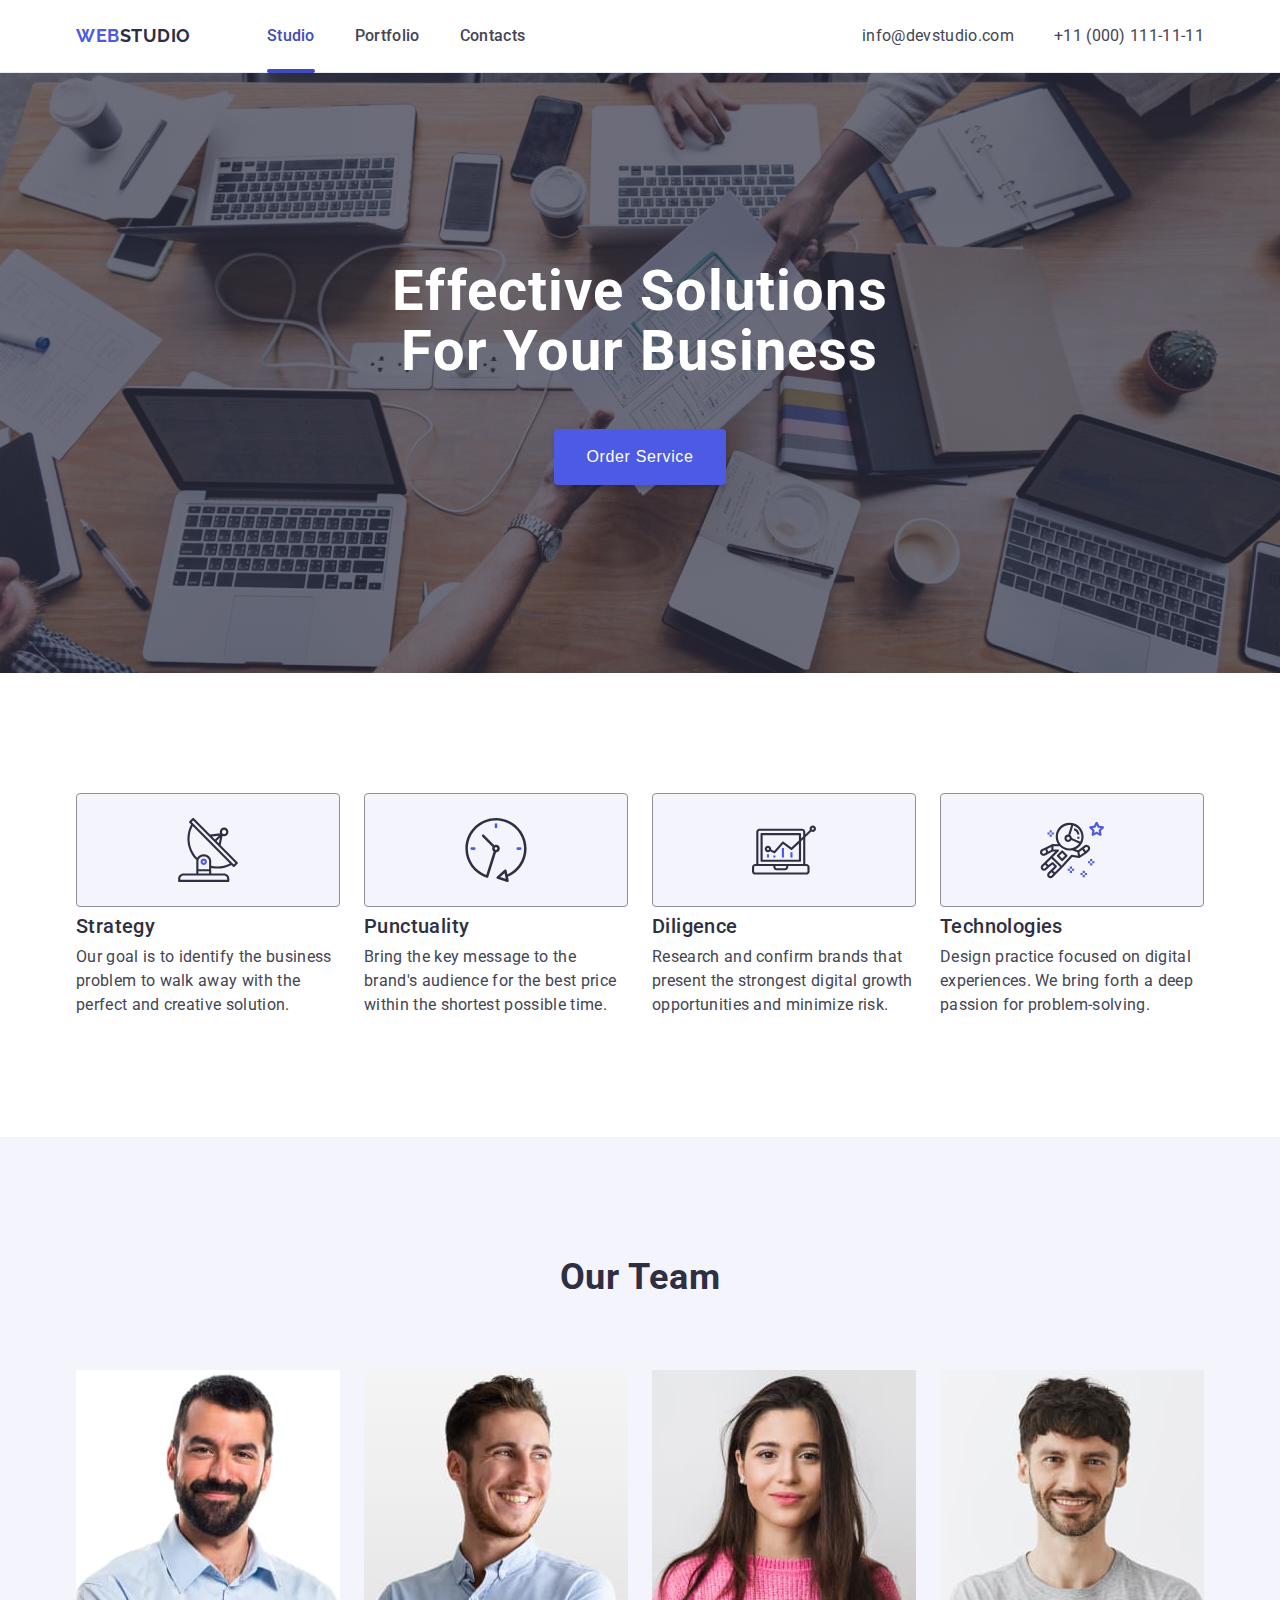
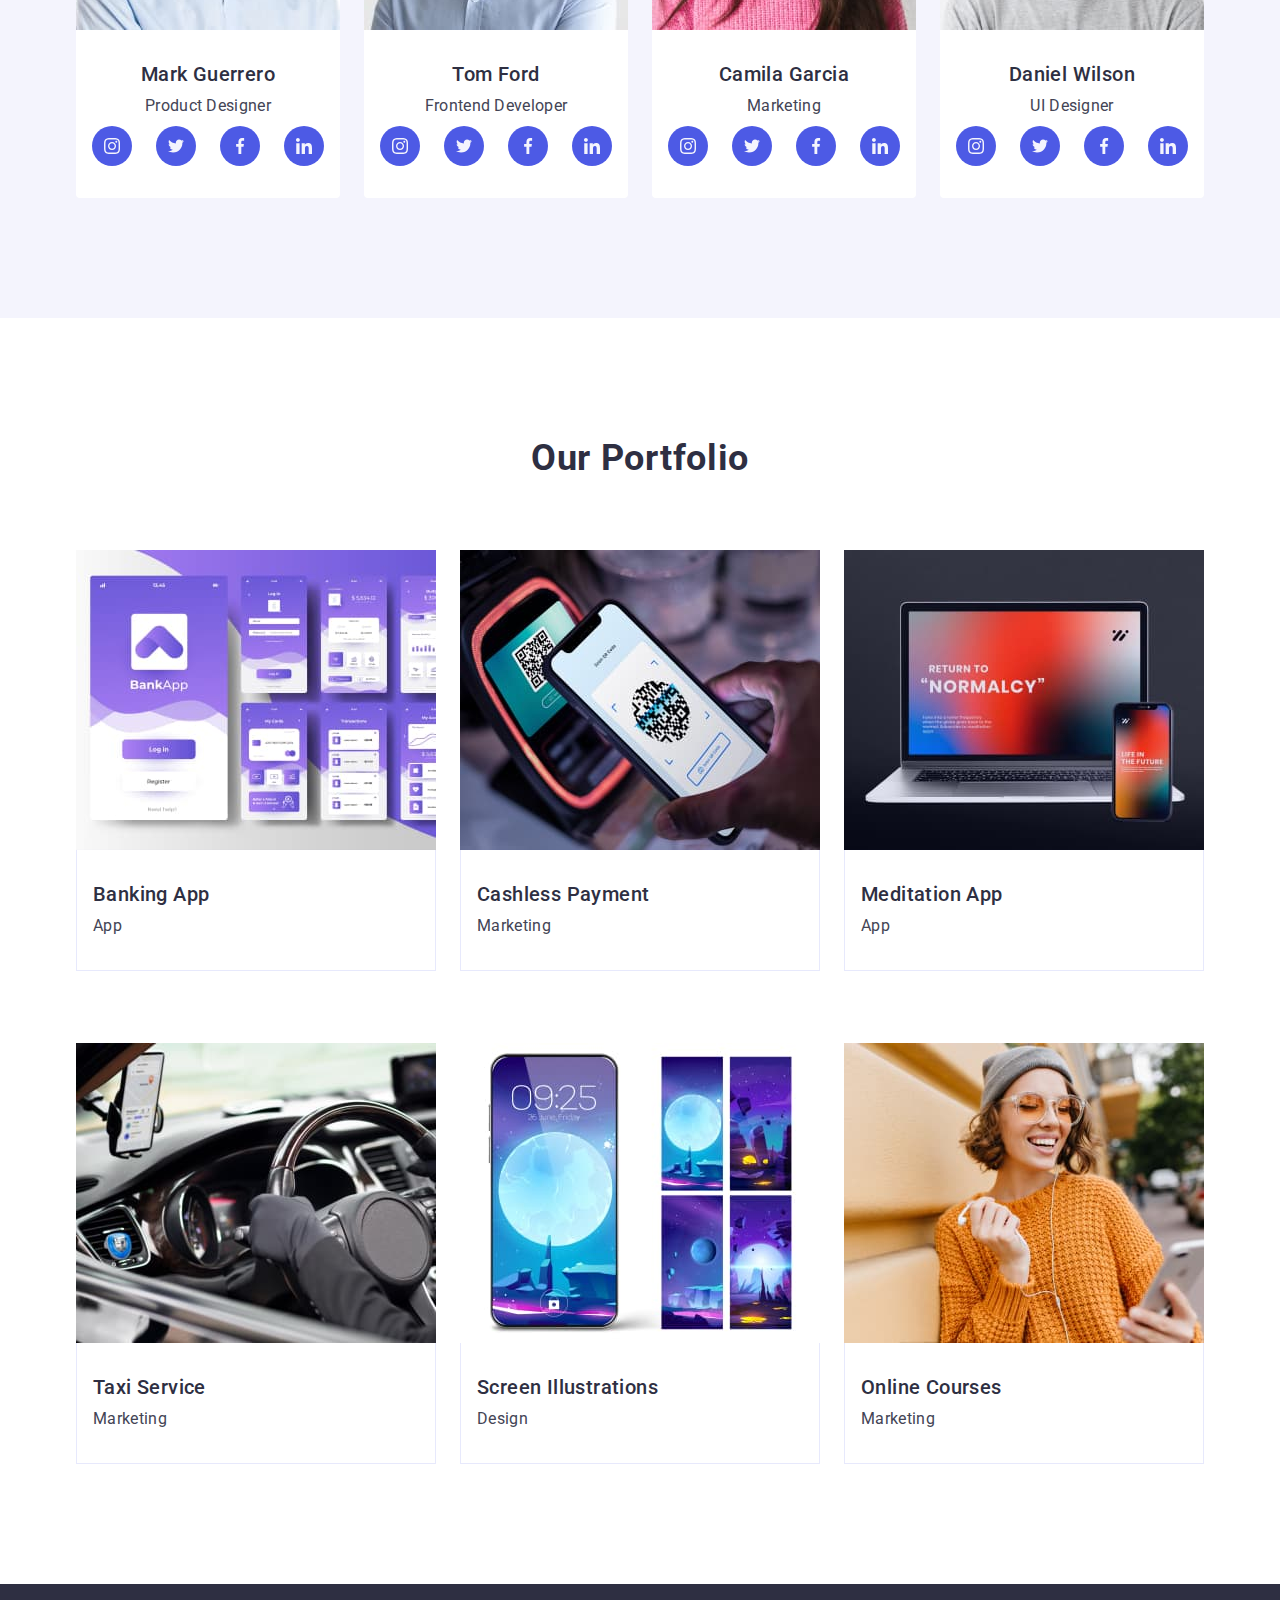
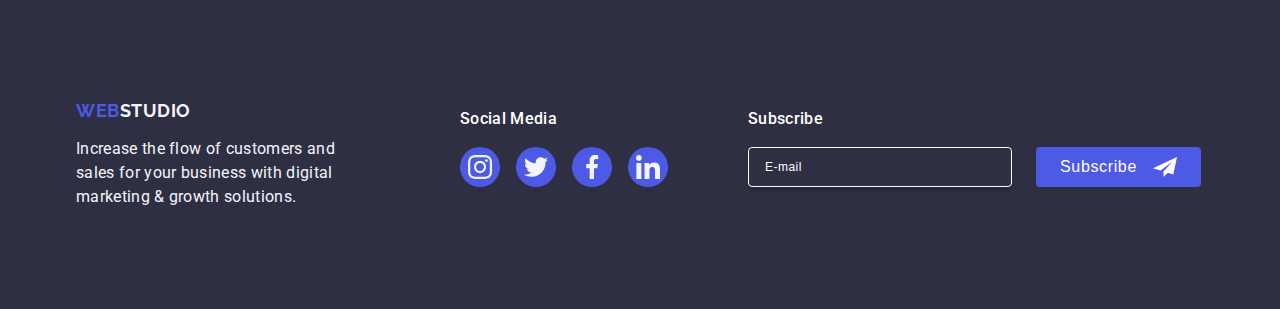
<file: page/hw06.html>
<!DOCTYPE html>
<html lang="en">
  <head>
    <meta charset="UTF-8" />
    <meta name="viewport" content="width=device-width, initial-scale=1.0" />
    <link rel="preconnect" href="https://fonts.googleapis.com" />
    <link rel="preconnect" href="https://fonts.gstatic.com" crossorigin />
    <link
      href="https://fonts.googleapis.com/css2?family=Roboto:wght@400;500;700&display=swap"
      rel="stylesheet"
    />
    <link
      href="https://fonts.googleapis.com/css2?family=Raleway:wght@700&display=swap"
      rel="stylesheet"
    />
    <link
      rel="stylesheet"
      href="https://cdnjs.cloudflare.com/ajax/libs/modern-normalize/3.0.1/modern-normalize.min.css"
      integrity="sha512-q6WgHqiHlKyOqslT/lgBgodhd03Wp4BEqKeW6nNtlOY4quzyG3VoQKFrieaCeSnuVseNKRGpGeDU3qPmabCANg=="
      crossorigin="anonymous"
      referrerpolicy="no-referrer"
    />
    <link rel="stylesheet" href="../css/hw06.css" />
    <title>First page</title>
  </head>
  <body>
    <header class="header">
      <div class="container">
        <nav class="header-nav">
          <a href="../index.html" class="logo header-logo"
            >Web<span class="link-header">Studio</span></a
          >
          <ul class="nav-list">
            <li class="nav-item">
              <a href="./index.html" class="nav-link current">Studio</a>
            </li>
            <li class="nav-item item">
              <a href="#portfolio" class="nav-link">Portfolio</a>
            </li>
            <li class="nav-item item">
              <a href="#footer" class="nav-link">Contacts</a>
            </li>
          </ul>
        </nav>
        <address class="header-contact">
          <ul class="contact-list">
            <li class="contact-item">
              <a href="mailto:info@devstudio.com" class="contact-link">info@devstudio.com</a>
            </li>
            <li class="contact-item">
              <a href="tel:+110001111111" class="contact-link">+11 (000) 111-11-11</a>
            </li>
          </ul>
        </address>
        <button class="burger-btn">
          <svg class="burger-icon" width="24" height="24">
            <use href="../images/icons.svg#icon-burger"></use>
          </svg>
        </button>
      </div>
      <div class="mobile-menu">
        <div class="container mobile-menu-container">
          <button class="clouse-mobile-button clouse-button" type="button">
            <svg class="icon-clouse" width="8" height="8">
              <use href="../images/icons.svg#icon-close-black"></use>
            </svg>
          </button>
          <nav class="mobile-nav">
            <ul class="mobile-list">
              <li class="mobile-item">
                <a class="mobile-link" href="./index.html">Studio</a>
              </li>
              <li class="mobile-item">
                <a class="mobile-link" href="#portfolio">Portfolio</a>
              </li>
              <li class="mobile-item">
                <a class="mobile-link" href="#footer">Contacts</a>
              </li>
            </ul>
          </nav>
          <address class="mobile-contact">
            <ul class="contact-list">
              <li class="contact-item">
                <a href="tel:+110001111111" class="contact-link">+11 (000) 111-11-11</a>
              </li>
              <li class="contact-item">
                <a href="mailto:info@devstudio.com" class="contact-link">info@devstudio.com</a>
              </li>
            </ul>
          </address>
          <div class="mobile-social">
            <ul class="social">
              <li class="social-item">
                <a href="https://www.instagram.com/" target="_blank" class="social-link">
                  <svg class="icon" width="24" height="24">
                    <use href="../images/icons.svg#icon-instagram"></use>
                  </svg>
                </a>
              </li>
              <li class="social-item">
                <a href="https://www.twitter.com/" target="_blank" class="social-link">
                  <svg class="icon" width="24" height="24">
                    <use href="../images/icons.svg#icon-twitter"></use>
                  </svg>
                </a>
              </li>
              <li class="social-item">
                <a href="https://www.facebook.com/" target="_blank" class="social-link">
                  <svg class="icon" width="24" height="24">
                    <use href="../images/icons.svg#icon-facebook"></use>
                  </svg>
                </a>
              </li>
              <li class="social-item">
                <a href="https://www.linkedin.com/" target="_blank" class="social-link">
                  <svg class="icon" width="24" height="24">
                    <use href="../images/icons.svg#icon-linkedin"></use>
                  </svg>
                </a>
              </li>
            </ul>
          </div>
        </div>
      </div>
    </header>
    <!-- main page -->

    <main>
      <!-- basic page -->
      <section class="main-page">
        <div class="container">
          <h1 class="main-page-title">Effective Solutions for Your Business</h1>
          <button class="main-button" type="button">Order Service</button>
        </div>
      </section>
      <!-- our description -->
      <section class="description">
        <div class="container">
          <h2 class="description-title visually-hidden">Our Work</h2>
          <ul class="description-list">
            <li class="description-card">
              <div class="icon-card">
                <svg class="icon" width="64" height="64">
                  <use href="../images/icons.svg#icon-antenna"></use>
                </svg>
              </div>
              <h3 class="description-card-title">Strategy</h3>
              <p class="description-card-text">
                Our goal is to identify the business problem to walk away with the perfect and
                creative solution.
              </p>
            </li>
            <li class="description-card">
              <div class="icon-card">
                <svg class="icon" width="64" height="64">
                  <use href="../images/icons.svg#icon-clock"></use>
                </svg>
              </div>
              <h3 class="description-card-title">Punctuality</h3>
              <p class="description-card-text">
                Bring the key message to the brand's audience for the best price within the shortest
                possible time.
              </p>
            </li>
            <li class="description-card">
              <div class="icon-card">
                <svg class="icon" width="64" height="64">
                  <use href="../images/icons.svg#icon-diagram"></use>
                </svg>
              </div>
              <h3 class="description-card-title">Diligence</h3>
              <p class="description-card-text">
                Research and confirm brands that present the strongest digital growth opportunities
                and minimize risk.
              </p>
            </li>
            <li class="description-card">
              <div class="icon-card">
                <svg class="icon" width="64" height="64">
                  <use href="../images/icons.svg#icon-astronaut"></use>
                </svg>
              </div>
              <h3 class="description-card-title">Technologies</h3>
              <p class="description-card-text">
                Design practice focused on digital experiences. We bring forth a deep passion for
                problem-solving.
              </p>
            </li>
          </ul>
        </div>
      </section>
      <!-- our team -->
      <section class="team">
        <div class="container">
          <h2 class="team-title">Our Team</h2>
          <ul class="team-list">
            <li class="team-card">
              <img
                srcset="../images/team/mark-guerrero.jpg 1x, ../images/team/mark-guerrero_1.jpg 2x"
                src="../images/team/guerrero.jpg"
                alt="Mark Guerrero"
                class="team-image"
                width="264"
              />
              <div class="team-decription">
                <h3 class="team-card-title">Mark Guerrero</h3>
                <p class="team-card-text">Product Designer</p>
                <ul class="social">
                  <li class="social-item">
                    <a href="https://www.instagram.com/" target="_blank" class="social-link">
                      <svg class="icon" width="16" height="16">
                        <use href="../images/icons.svg#icon-instagram"></use>
                      </svg>
                    </a>
                  </li>
                  <li class="social-item">
                    <a href="https://www.twitter.com/" target="_blank" class="social-link">
                      <svg class="icon" width="16" height="16">
                        <use href="../images/icons.svg#icon-twitter"></use>
                      </svg>
                    </a>
                  </li>
                  <li class="social-item">
                    <a href="https://www.facebook.com/" target="_blank" class="social-link">
                      <svg class="icon" width="16" height="16">
                        <use href="../images/icons.svg#icon-facebook"></use>
                      </svg>
                    </a>
                  </li>
                  <li class="social-item">
                    <a href="https://www.linkedin.com/" target="_blank" class="social-link">
                      <svg class="icon" width="16" height="16">
                        <use href="../images/icons.svg#icon-linkedin"></use>
                      </svg>
                    </a>
                  </li>
                </ul>
              </div>
            </li>
            <li class="team-card card">
              <img
                srcset="../images/team/tom-ford.jpg 1x, ..../images/team/tom-ford_1.jpg 2x"
                src="../images/team/ford.jpg"
                alt="Tom Ford"
                class="team-image"
                width="264"
              />
              <div class="team-decription">
                <h3 class="team-card-title card-title">Tom Ford</h3>
                <p class="team-card-text card-text">Frontend Developer</p>
                <ul class="social">
                  <li class="social-item">
                    <a href="https://www.instagram.com/" target="_blank" class="social-link">
                      <svg class="icon" width="16" height="16">
                        <use href="../images/icons.svg#icon-instagram"></use>
                      </svg>
                    </a>
                  </li>
                  <li class="social-item">
                    <a href="https://www.twitter.com/" target="_blank" class="social-link">
                      <svg class="icon" width="16" height="16">
                        <use href="../images/icons.svg#icon-twitter"></use>
                      </svg>
                    </a>
                  </li>
                  <li class="social-item">
                    <a href="https://www.facebook.com/" target="_blank" class="social-link">
                      <svg class="icon" width="16" height="16">
                        <use href="../images/icons.svg#icon-facebook"></use>
                      </svg>
                    </a>
                  </li>
                  <li class="social-item">
                    <a href="https://www.linkedin.com/" target="_blank" class="social-link">
                      <svg class="icon" width="16" height="16">
                        <use href="../images/icons.svg#icon-linkedin"></use>
                      </svg>
                    </a>
                  </li>
                </ul>
              </div>
            </li>
            <li class="team-card card">
              <img
                srcset="
                  ../images/team/camila-garcia.jpg     1x,
                  ..../images/team/camila-garcia_1.jpg 2x
                "
                src="../images/team/garcia.jpg"
                alt="Camila Garcia"
                class="team-image"
                width="264"
              />
              <div class="team-decription">
                <h3 class="team-card-title card-title">Camila Garcia</h3>
                <p class="team-card-text card-text">Marketing</p>
                <ul class="social">
                  <li class="social-item">
                    <a href="https://www.instagram.com/" target="_blank" class="social-link">
                      <svg class="icon" width="16" height="16">
                        <use href="../images/icons.svg#icon-instagram"></use>
                      </svg>
                    </a>
                  </li>
                  <li class="social-item">
                    <a href="https://www.twitter.com/" target="_blank" class="social-link">
                      <svg class="icon" width="16" height="16">
                        <use href="../images/icons.svg#icon-twitter"></use>
                      </svg>
                    </a>
                  </li>
                  <li class="social-item">
                    <a href="https://www.facebook.com/" target="_blank" class="social-link">
                      <svg class="icon" width="16" height="16">
                        <use href="../images/icons.svg#icon-facebook"></use>
                      </svg>
                    </a>
                  </li>
                  <li class="social-item">
                    <a href="https://www.linkedin.com/" target="_blank" class="social-link">
                      <svg class="icon" width="16" height="16">
                        <use href="../images/icons.svg#icon-linkedin"></use>
                      </svg>
                    </a>
                  </li>
                </ul>
              </div>
            </li>
            <li class="team-card card">
              <img
                srcset="
                  ../images/team/daniel-wilson.jpg     1x,
                  ..../images/team/daniel-wilson_1.jpg 2x
                "
                src="../images/team/wilson.jpg"
                alt="Daniel Wilson"
                class="team-image"
                width="264"
              />
              <div class="team-decription">
                <h3 class="team-card-title card-title">Daniel Wilson</h3>
                <p class="team-card-text card-text">UI Designer</p>
                <ul class="social">
                  <li class="social-item">
                    <a href="https://www.instagram.com/" target="_blank" class="social-link">
                      <svg class="icon" width="16" height="16">
                        <use href="../images/icons.svg#icon-instagram"></use>
                      </svg>
                    </a>
                  </li>
                  <li class="social-item">
                    <a href="https://www.twitter.com/" target="_blank" class="social-link">
                      <svg class="icon" width="16" height="16">
                        <use href="../images/icons.svg#icon-twitter"></use>
                      </svg>
                    </a>
                  </li>
                  <li class="social-item">
                    <a href="https://www.facebook.com/" target="_blank" class="social-link">
                      <svg class="icon" width="16" height="16">
                        <use href="../images/icons.svg#icon-facebook"></use>
                      </svg>
                    </a>
                  </li>
                  <li class="social-item">
                    <a href="https://www.linkedin.com/" target="_blank" class="social-link">
                      <svg class="icon" width="16" height="16">
                        <use href="../images/icons.svg#icon-linkedin"></use>
                      </svg>
                    </a>
                  </li>
                </ul>
              </div>
            </li>
          </ul>
        </div>
      </section>
      <!-- our portfolio -->
      <section id="portfolio" class="portfolio">
        <div class="container">
          <h2 class="portfolio-title">Our Portfolio</h2>
          <ul class="portfolio-list">
            <li class="portfolio-card">
              <div class="card-image">
                <img
                  srcset="
                    ../images/portfolio/banking-app.jpg    1x,
                    ../images/portfolio/banking-app@2x.jpg 2x
                  "
                  src="../images/portfolio/banking-app.jpg"
                  alt="banking app"
                  class="portfolio-image"
                  width="360"
                  height="300"
                />
                <p class="portfolio-about">
                  14 Stylish and User-Friendly App Design Concepts · Task Manager App · Calorie
                  Tracker App · Exotic Fruit Ecommerce App · Cloud Storage App
                </p>
              </div>
              <div class="portfolio-decription">
                <h3 class="portfolio-card-title">Banking App</h3>
                <p class="portfolio-card-text">App</p>
              </div>
            </li>
            <li class="portfolio-card">
              <div class="card-image">
                <img
                  srcset="
                    ../images/portfolio/cashless-payment.jpg    1x,
                    ../images/portfolio/cashless-payment@2x.jpg 2x
                  "
                  src="../images/portfolio/cashless-payment.jpg"
                  alt="cashless payment"
                  class="portfolio-image"
                  width="360"
                  height="300"
                />
                <p class="portfolio-about">
                  14 Stylish and User-Friendly App Design Concepts · Task Manager App · Calorie
                  Tracker App · Exotic Fruit Ecommerce App · Cloud Storage App
                </p>
              </div>
              <div class="portfolio-decription">
                <h3 class="portfolio-card-title card-title">Cashless Payment</h3>
                <p class="portfolio-card-text card-text">Marketing</p>
              </div>
            </li>
            <li class="portfolio-card card">
              <div class="card-image">
                <img
                  srcset="
                    ../images/portfolio/meditation-app.jpg    1x,
                    ../images/portfolio/meditation-app@2x.jpg 2x
                  "
                  src="../images/portfolio/meditation-app.jpg"
                  alt="meditation app"
                  class="portfolio-image"
                  width="360"
                  height="300"
                />
                <p class="portfolio-about">
                  14 Stylish and User-Friendly App Design Concepts · Task Manager App · Calorie
                  Tracker App · Exotic Fruit Ecommerce App · Cloud Storage App
                </p>
              </div>
              <div class="portfolio-decription">
                <h3 class="portfolio-card-title card-title">Meditation App</h3>
                <p class="portfolio-card-text card-text">App</p>
              </div>
            </li>
            <li class="portfolio-card card">
              <div class="card-image">
                <img
                  srcset="
                    ../images/portfolio/taxi-service.jpg    1x,
                    ../images/portfolio/taxi-service@2x.jpg 2x
                  "
                  src="../images/portfolio/taxi-service.jpg"
                  alt="meditation app"
                  class="portfolio-image"
                  width="360"
                  height="300"
                />
                <p class="portfolio-about">
                  14 Stylish and User-Friendly App Design Concepts · Task Manager App · Calorie
                  Tracker App · Exotic Fruit Ecommerce App · Cloud Storage App
                </p>
              </div>
              <div class="portfolio-decription">
                <h3 class="portfolio-card-title card-title">Taxi Service</h3>
                <p class="portfolio-card-text card-text">Marketing</p>
              </div>
            </li>
            <li class="portfolio-card card">
              <div class="card-image">
                <img
                  srcset="
                    ../images/portfolio/screen-illustrations.jpg    1x,
                    ../images/portfolio/screen-illustrations@2x.jpg 2x
                  "
                  src="../images/portfolio//screen-illustrations.jpg"
                  alt="Daniel Wilson"
                  class="portfolio-image"
                  width="360"
                  height="300"
                />
                <p class="portfolio-about">
                  14 Stylish and User-Friendly App Design Concepts · Task Manager App · Calorie
                  Tracker App · Exotic Fruit Ecommerce App · Cloud Storage App
                </p>
              </div>
              <div class="portfolio-decription">
                <h3 class="portfolio-card-title card-title">Screen Illustrations</h3>
                <p class="portfolio-card-text card-text">Design</p>
              </div>
            </li>
            <li class="portfolio-card card">
              <div class="card-image">
                <img
                  srcset="
                    ../images/portfolio/online-courses.jpg    1x,
                    ../images/portfolio/online-courses@2x.jpg 2x
                  "
                  src="../images/portfolio/online-courses.jpg"
                  alt="Daniel Wilson"
                  class="portfolio-image"
                  width="360"
                  height="300"
                />
                <p class="portfolio-about">
                  14 Stylish and User-Friendly App Design Concepts · Task Manager App · Calorie
                  Tracker App · Exotic Fruit Ecommerce App · Cloud Storage App
                </p>
              </div>
              <div class="portfolio-decription">
                <h3 class="portfolio-card-title card-title">Online Courses</h3>
                <p class="portfolio-card-text card-text">Marketing</p>
              </div>
            </li>
          </ul>
        </div>
      </section>
    </main>
    <!-- footer section -->
    <footer id="footer" class="footer">
      <div class="container">
        <div class="footer-description">
          <a href="./index.html" class="footer-logo logo"
            >Web<span class="footer-link">Studio</span></a
          >
          <p class="description-text">
            Increase the flow of customers and sales for your business with digital marketing &#38;
            growth solutions.
          </p>
        </div>
        <div class="footer-social">
          <p class="social-text">Social media</p>
          <ul class="social">
            <li class="social-item">
              <a
                href="https://www.instagram.com/"
                target="_blank"
                class="social-link"
                rel="noopener noreferrer"
                aria-label="link to instagram"
              >
                <svg class="icon" width="24" height="24">
                  <use href="../images/icons.svg#icon-instagram"></use>
                </svg>
              </a>
            </li>
            <li class="social-item">
              <a
                href="https://www.twitter.com/"
                target="_blank"
                class="social-link"
                rel="noopener noreferrer"
                aria-label="link to twitter"
              >
                <svg class="icon" width="24" height="24">
                  <use href="../images/icons.svg#icon-twitter"></use>
                </svg>
              </a>
            </li>
            <li class="social-item">
              <a
                href="https://www.facebook.com/"
                target="_blank"
                class="social-link"
                rel="noopener noreferrer"
                aria-label="link to facebook"
              >
                <svg class="icon" width="24" height="24">
                  <use href="../images/icons.svg#icon-facebook"></use>
                </svg>
              </a>
            </li>
            <li class="social-item">
              <a
                href="https://www.linkedin.com/"
                target="_blank"
                class="social-link"
                rel="noopener noreferrer"
                aria-label="link to linkedin"
              >
                <svg class="icon" width="24" height="24">
                  <use href="../images/icons.svg#icon-linkedin"></use>
                </svg>
              </a>
            </li>
          </ul>
        </div>
        <div class="footer-subscribe">
          <p class="subscribe-text">Subscribe</p>
          <form class="subscribe-form" autocomplete="off">
            <label class="subscribe-label" for="emailsubscribe">
              <input
                id="emailsubscribe"
                type="email"
                class="subscribe-input"
                placeholder="E-mail"
                name="useremail"
              />
            </label>
            <button type="submit" class="subscribe-buttom">
              Subscribe
              <svg class="subscribe-icon" width="24" height="24">
                <use href="../images/icons.svg#icon-icon-send"></use>
              </svg>
            </button>
          </form>
        </div>
      </div>
    </footer>
    <!-- modal window -->
    <div class="modal-overlay">
      <div class="modal">
        <button class="modal-button clouse-button" type="button">
          <svg class="icon-clouse" width="8" height="8">
            <use href="../images/icons.svg#icon-close-black"></use>
          </svg>
        </button>
        <p class="model-title">Leave your contacts and we will call you back</p>
        <form class="form" name="issue_form">
          <div class="form-block">
            <label class="label-form" for="user-name"> Name</label>
            <div class="input-block">
              <input id="user-name" type="text" class="form-input" name="user-name" required />
              <svg class="icon-form" width="18" height="24">
                <use href="../images/icons.svg#icon-person-black"></use>
              </svg>
            </div>
          </div>
          <div class="form-block">
            <label class="label-form" for="userphone">Phone</label>
            <div class="input-block">
              <input id="userphone" type="tel" class="form-input" name="user-phone" required />
              <svg class="icon-form" width="18" height="24">
                <use href="../images/icons.svg#icon-phone-black"></use>
              </svg>
            </div>
          </div>
          <div class="form-block">
            <label class="label-form" for="useremail">Email</label>
            <div class="input-block">
              <input id="useremail" type="email" class="form-input" name="user-email" required />
              <svg class="icon-form" width="18" height="24">
                <use href="../images/icons.svg#icon-email-black"></use>
              </svg>
            </div>
          </div>
          <div class="form-textarea-block">
            <label class="label-form" for="user-comment">Comment</label>
            <textarea
              id="user-comment"
              class="user-description"
              name="user-comment"
              rows="5"
              placeholder="Text input"
            ></textarea>
          </div>
          <div class="form-fild">
            <input
              id="user-privacy"
              type="checkbox"
              name="user-privacy"
              value="true"
              class="visually-hidden"
            />
            <span class="form-link">
              <svg class="icon-check" width="10" height="10">
                <use href="../images/icons.svg#icon-vector"></use>
              </svg>
            </span>
            <label for="user-privacy" class="checked-label">
              I accept the terms and conditions of the
              <a href="" class="checked-link">Privacy Policy</a>
            </label>
          </div>
          <button class="form-button" type="submit">Send</button>
        </form>
      </div>
    </div>
  </body>
</html>
</file>
<file: css/style.css>
*,
*::before,
*::after {
  box-sizing: border-box;
}
body {
  display: flex;
  min-height: 100vh;
  flex-direction: column;
  font-family: "Roboto", sans-serif;
  background-color: #fff;
  color: #434455;
  margin: 0 auto;
  background-image: linear-gradient(160deg, #0093e9 0%, #80d0c7 100%);
}
.hidden {
  display: none;
}
img {
  display: block;
  max-width: 100%;
  height: auto;
}
button {
  cursor: pointer;
}
ul,
ol {
  list-style: none;
  padding: 0;
  margin: 0;
}
h1,
h2,
h3,
h4,
h5,
h6,
p {
  margin: 0;
}
a {
  font-style: normal;
  list-style-type: none;
  text-decoration: none;
  margin: 0;
}
.visually-hidden {
  position: absolute;
  width: 1px;
  height: 1px;
  margin: -1px;
  border: 0;
  padding: 0;
  overflow: hidden;
  cursor: none;
}
.container {
  min-width: 320px;
  max-width: 375px;
  margin: 0 auto;
  padding: 0 16px;
}
main {
  display: flex;
  gap: 16px;
  flex-direction: row;
  justify-content: center;
  align-items: center;
  flex-grow: 1;
  transition: 0.3 cubic-bezier();
}
.main-list {
  display: flex;
  flex-direction: column;
  flex-wrap: wrap;
  gap: 25px;
  align-items: center;
  justify-content: center;
}
.main-item {
  text-align: center;

  padding: 10px;
  box-shadow: -4px -1px 39px 6px rgba(22, 148, 219, 0.56);
  width: calc((100% - 25px) / 2);
  transform: rotate(343deg) skew(343deg);

  background-color: linear-gradient(19deg, #21d4fd 0%, #b721ff 100%);
}

.main-item:hover {
  transform: rotate(343deg) skew(343deg) scale(1.1) translate(5px, -5px);
}
.main-link {
  color: #fff;
}
/* Styles for Tablet devices */
@media only screen and (min-width: 768px) {
  .container {
    min-width: 768px;
  }
  .main-list {
    display: flex;
    flex-direction: row;
    flex-wrap: wrap;
    gap: 15px;
  }
  .main-item {
    width: calc((100% - 15px) / 4);
  }
}
/* Styles for Desktop devices */
@media only screen and (min-width: 1200px) {
  .container {
    min-width: 1200px;
  }
  .main-list {
    gap: 5px;
  }
  .main-item {
    width: calc((100% - 25px) / 6);
  }
}
.link-page {
  display: block;
  width: 100px;
  height: 30px;
  text-align: center;
  padding: 16px 0;
  background: linear-gradient(0.25turn, #6eafca, #92b5f5, #4776cc);
  border-radius: 8px;
  transition: background 250ms cubic-bezier(0.4, 0, 0.2, 1);
}
.link-page:hover {
  background: linear-gradient(0.75turn, #6eafca, #92b5f5, #4776cc);
}
.feedbuck {
  padding: 10px 0;
}
.back-link {
  color: #000;
}
.item-link {
  cursor: none;
  color: #73747a;
}
.header {
  padding: 20px 0;
}
.nav {
  display: flex;
  justify-content: space-between;
}
.nav-logo {
  display: inline-flex;
  align-items: center;
  justify-content: center;
}
.nav-list {
  display: flex;
  align-items: center;
  justify-content: flex-end;
  gap: 40px;
}
.nav-link {
  position: relative;
  display: block;
  font-weight: 500;
  letter-spacing: 0.02em;
  transition: 200ms ease-in;
}
.nav-link:hover,
.nav-link:focus {
  color: #747bff;
}
.nav-link::after {
  content: "";
  position: absolute;
  bottom: 0;
  left: 50%;
  transform: translateX(-50%) translateY(100%);
  width: 110%;
  height: 4px;
  border-radius: 4px;
  transform-origin: center;
  animation: stretch 400ms cubic-bezier(0.68, -0.55, 0.27, 1.55) 200ms both;
}
.nav-link.active::after {
  background: #747bff;
}
.footer {
  padding: 20px 0;
}
.footer-desc {
  text-align: center;
}
.footer-link {
  position: relative;
}
.footer-link::before {
  content: "";
  position: absolute;
  bottom: 6%;
  left: 50%;
  transform: translateX(-50%) skewX(-12deg);
  z-index: -1;
  width: 110%;
  height: 24%;
  background-color: #41d1ff;
  transition: 200ms ease;
}
</file>
<file: css/hw02.css>
body {
  font-family: "Roboto", sans-serif;
  background-color: #fff;
  color: #434455;
}
a {
  text-decoration: none;
}
ul {
  list-style: none;
}
.wrapper,
.nav-list {
  list-style-type: none;
}
.header-logo {
  font-family: "Raleway", sans-serif;
  text-decoration: none;
  font-weight: 700;
  font-size: 18px;
  line-height: 1.17;
  letter-spacing: 0.03em;
  text-transform: uppercase;
  color: #4d5ae5;
}
.link-header {
  color: #2e2f42;
}
.header-link {
  font-weight: 700;
  font-size: 18px;
  line-height: 1.16667;
  letter-spacing: 0.03em;
  text-transform: uppercase;
}
.nav-item {
  font-weight: 500;
  text-decoration: none;
  font-size: 16px;
  line-height: 1.5;
  letter-spacing: 0.02em;
  color: #2e2f42;
}
.nav-item:hover {
  color: #404bbf;
}
.nav-item:focus {
  color: #404bbf;
}
.nav-item:active {
  color: #404bbf;
}
.header-contact {
  font-weight: 400;
  font-size: 16px;
  line-height: 1.5;
  letter-spacing: 0.02em;
  color: #434455;
  font-style: normal;
}
.header-contact:hover,
.header-contact:focus {
  color: #404bbf;
}
.main-page {
  background-color: #2e2f42;
}
.main-page-title {
  font-weight: 700;
  font-size: 56px;
  line-height: 1.07;
  letter-spacing: 0.02em;
  text-align: center;
  color: #fff;
  text-transform: capitalize;
}
.main-button {
  font-weight: 500;
  font-size: 16px;
  line-height: 1.5;
  letter-spacing: 0.04em;
  color: #fff;
  background-color: #4d5ae5;
  cursor: pointer;
}
.main-button:focus,
.main-button:hover {
  background-color: #404bbf;
}
.card-title {
  font-weight: 500;
  font-size: 20px;
  line-height: 1.2;
  letter-spacing: 0.02em;
  color: #2e2f42;
}
.card-text {
  font-weight: 400;
  font-size: 16px;
  line-height: 1.5;
  letter-spacing: 0.02em;
  color: #434455;
}
.team {
  background-color: #f4f4fd;
}
.team-title {
  font-weight: 700;
  font-size: 36px;
  line-height: 1.11;
  letter-spacing: 0.02em;
  text-align: center;
  color: #2e2f42;
  text-transform: capitalize;
}
.team-card-title {
  text-align: center;
}
.team-card-text {
  text-align: center;
}
.team-card {
  background-color: #fff;
}
.portfolio {
  background-color: E7E9FC;
}
.portfolio-title {
  font-weight: 700;
  font-size: 36px;
  line-height: 1.11;
  letter-spacing: 0.02em;
  text-align: center;
  color: #2e2f42;
  text-transform: capitalize;
}
.footer {
  background-color: #2e2f42;
}
.footer-text {
  color: #f4f4fd;
}
.link-footer {
  color: #f4f4fd;
}
</file>
<file: css/hw03.css>
*,
*::before,
*::after {
  box-sizing: border-box;
}
body {
  display: flex;
  min-height: 100vh;
  flex-direction: column;
  font-family: "Roboto", sans-serif;
  background-color: #fff;
  color: #434455;
  margin: 0 auto;
}
img {
  display: block;
}
ul,
ol {
  padding: 0;
  margin: 0;
}
h1,
h2,
h3,
h4,
h5,
h6,
p {
  margin: 0;
}
.container {
  max-width: 1158px;
  padding: 0 15px;
  margin: 0 auto;
}
.header {
  border-bottom: 1px solid #e7e9fc;
}
.header-container {
  display: flex;
  justify-content: space-between;
  align-items: center;
}
.header-nav {
  display: flex;
  align-items: center;
}
.list {
  display: flex;
  padding: 0;
  margin: 0;
}
.link {
  font-weight: 500;
  color: #2e2f42;
  padding: 24px 0;
  display: block;
  text-decoration: none;
}
.header-logo {
  font-family: "Raleway", sans-serif;
  text-decoration: none;
  font-weight: 700;
  font-size: 18px;
  line-height: 1.17;
  letter-spacing: 0.03em;
  text-transform: uppercase;
  color: #4d5ae5;
  margin-right: 76px;
}
.link-header {
  color: #2e2f42;
}
.item {
  font-size: 16px;
  line-height: 1.5;
  letter-spacing: 0.02em;
  list-style-type: none;
}
.nav-item {
  margin-right: 40px;
}
.nav-item:last-child {
  margin-right: 0;
}
.link:hover {
  color: #404bbf;
}
.link:focus {
  color: #404bbf;
}
.nav-link:active {
  color: #404bbf;
}
.header-contact {
  font-weight: 400;
  color: #434455;
  font-style: normal;
  margin-left: auto;
}
.contact-item:not(:last-child) {
  margin-right: 40px;
}
.header-contact:hover,
.header-contact:focus {
  color: #404bbf;
}
main {
  flex-grow: 1;
}
.main-page {
  background-color: #2e2f42;
  padding: 188px 0;
  margin: 0;
}
.main-page .container {
  justify-content: center;
  align-items: center;
  flex-direction: column;
}
.main-page-title {
  max-width: 496px;
  font-weight: 700;
  font-size: 56px;
  line-height: 1.07;
  letter-spacing: 0.02em;
  text-align: center;
  color: #fff;
  text-transform: capitalize;
  margin: 0 auto 48px;
}
.main-button {
  display: block;
  min-width: 169px;
  height: 56px;
  font-weight: 500;
  font-size: 16px;
  line-height: 1.5;
  letter-spacing: 0.04em;
  color: #fff;
  background-color: #4d5ae5;
  border: none;
  cursor: pointer;
  border-radius: 4px;
  margin: 0 auto;
}
.main-button:focus,
.main-button:hover {
  background-color: #404bbf;
}
.description {
  margin: 0;
}
.description,
.team,
.portfolio {
  flex-direction: column;
  padding: 120px 0;
}
.description .container,
.team .container,
.portfolio .container {
  flex-direction: column;
}
.wrapper {
  display: flex;
  justify-content: space-between;
  padding: 0;
  margin: 0;
}
.description-card {
  width: calc((100% - 72px) / 4);
  margin-right: 24px;
}
.description-card:last-child {
  margin-right: 0;
}
.card {
  list-style-type: none;
}
.title {
  font-weight: 700;
  font-size: 36px;
  line-height: 1.11;
  letter-spacing: 0.02em;
  text-align: center;
  color: #2e2f42;
  text-transform: capitalize;
  margin: 0 0 72px 0;
}
.card-title {
  font-weight: 500;
  font-size: 20px;
  line-height: 1.2;
  letter-spacing: 0.02em;
  color: #2e2f42;
  margin-bottom: 8px;
}
.card-text {
  font-weight: 400;
  font-size: 16px;
  line-height: 1.5;
  letter-spacing: 0.02em;
  color: #434455;
}
.team {
  background-color: #f4f4fd;
}
.team-list {
  gap: 24px;
}
.team-card {
  border-radius: 0 0 4px 4px;
  box-shadow: 0 2px 1px 0 rgba(46, 47, 66, 0.08),
    0 1px 1px 0 rgba(46, 47, 66, 0.16), 0 1px 6px 0 rgba(46, 47, 66, 0.08);
}
.team-image {
  object-fit: contain;
}
.team-decription {
  padding: 32px 0;
}
.portfolio-decription {
  border: 1px solid #e7e9fc;
  border-top: none;
  padding: 32px 16px;
}
.team-card-title,
.team-card-text,
.portfolio-card-title {
  margin: 0 0 8px 0;
}
.team-card-title {
  text-align: center;
}
.team-card-text {
  text-align: center;
}
.team-card {
  width: calc((100% - 72px) / 4);
  background-color: #fff;
}
.portfolio {
  background-color: E7E9FC;
}
.portfolio-list {
  flex-wrap: wrap;
}
.portfolio-card {
  width: calc((100% - 48px) / 3);
  border-radius: 0;
  box-shadow: none;
  margin: 0 24px 48px 0;
}
.portfolio-card:nth-child(3n + 3) {
  margin-right: 0;
}
.portfolio-card:nth-child(n + 4) {
  margin-bottom: 0;
}
.footer {
  background-color: #2e2f42;
  padding: 100px 0;
}
.footer-description {
  margin: 0;
}
.footer-logo {
  display: inline-block;
  font-family: "Raleway", sans-serif;
  font-weight: 700;
  font-size: 18px;
  line-height: 1.17;
  letter-spacing: 0.03em;
  text-transform: uppercase;
  color: #4d5ae5;
  display: inline-block;
  margin-bottom: 16px;
  text-decoration: none;
}
.footer-text {
  max-width: 264px;
  margin: 0;
  color: #f4f4fd;
}
.link-footer {
  color: #f4f4fd;
}
.visually-hidden {
  position: absolute;
  width: 1px;
  height: 1px;
  margin: -1px;
  border: 0;
  padding: 0;
  white-space: nowrap;
  clip-path: inset(100%);
  clip: rect(0 0 0 0);
  overflow: hidden;
}
</file>
<file: css/hw04.css>
*,
*::before,
*::after {
  box-sizing: border-box;
}
body {
  display: flex;
  min-height: 100vh;
  flex-direction: column;
  font-family: "Roboto", sans-serif;
  background-color: #fff;
  color: #434455;
  margin: 0 auto;
}
img {
  display: block;
}
ul,
ol {
  list-style: none;
  padding: 0;
  margin: 0;
}
h1,
h2,
h3,
h4,
h5,
h6,
p {
  margin: 0;
}
a {
  list-style-type: none;
}
.container {
  max-width: 1158px;
  padding: 0 15px;
  margin: 0 auto;
}
.header {
  box-shadow: 0px 2px 1px rgba(46, 47, 66, 0.08),
    0px 1px 1px rgba(46, 47, 66, 0.16), 0px 1px 6px rgba(46, 47, 66, 0.08);
  border-bottom: 1px solid #e7e9fc;
}
.header .container {
  display: flex;
  justify-content: space-between;
  align-items: center;
}
.header-nav {
  display: flex;
  align-items: center;
}
.link {
  font-weight: 500;
  display: block;
  color: #2e2f42;
  padding: 24px 0;
  text-decoration: none;
  transition: color 250ms cubic-bezier(0.4, 0, 0.2, 1);
}
.list {
  display: flex;
  padding: 0;
  margin: 0;
}
.header-logo {
  font-family: "Raleway", sans-serif;
  text-decoration: none;
  font-weight: 700;
  font-size: 18px;
  line-height: 1.17;
  letter-spacing: 0.03em;
  text-transform: uppercase;
  color: #4d5ae5;
  margin-right: 76px;
}
.link-header {
  color: #2e2f42;
}
.item {
  font-size: 16px;
  line-height: 1.5;
  letter-spacing: 0.02em;
  list-style-type: none;
}
.nav-item {
  margin-right: 40px;
}
.nav-item:last-child {
  margin-right: 0;
}
.current {
  position: relative;
  color: #404bbf;
}
.current::after {
  content: "";
  width: 100%;
  position: absolute;
  left: 0;
  bottom: -1px;
  height: 4px;
  background-color: #404bbf;
  border-radius: 2px;
}
.link:hover {
  color: #404bbf;
}
.link:focus {
  color: #404bbf;
}
.nav-link:active {
  color: #404bbf;
}
.header-contact {
  font-weight: 400;
  color: #434455;
  font-style: normal;
  margin-left: auto;
}
.contact-item:not(:last-child) {
  margin-right: 40px;
}
.header-contact:hover,
.header-contact:focus {
  color: #404bbf;
}
.icon {
  fill: #f4f4fd;
}
.link-social:hover,
.link-social:focus,
.header-contact:focus {
  background-color: #404bbf;
}
main {
  flex-grow: 1;
}
.main-page {
  max-width: 1440px;
  margin: 0;
  background-image: linear-gradient(
      rgba(46, 47, 66, 0.7),
      rgba(46, 47, 66, 0.7)
    ),
    url(../images/main/Dark-bg.jpg);
  background-position: center;
  background-repeat: no-repeat;
  background-size: cover;
  padding: 188px 0;
}
.main-page-title {
  max-width: 496px;
  font-weight: 700;
  font-size: 56px;
  line-height: 1.07;
  letter-spacing: 0.02em;
  text-align: center;
  color: #fff;
  text-transform: capitalize;
  margin: 0 auto;
  padding-bottom: 48px;
}
.main-button {
  display: block;
  min-width: 169px;
  height: 56px;
  font-weight: 500;
  font-size: 16px;
  line-height: 1.5;
  letter-spacing: 0.04em;
  color: #fff;
  background-color: #4d5ae5;
  border: none;
  cursor: pointer;
  border-radius: 4px;
  margin: 0 auto;
  transition: background-color 250ms cubic-bezier(0.4, 0, 0.2, 1);
}
.main-button:focus,
.main-button:hover {
  background-color: #404bbf;
}
/* .description {
  margin: 0;
} */
.description,
.team,
.portfolio {
  flex-direction: column;
  padding: 120px 0;
}
.team .container {
  flex-direction: column;
}
.wrapper {
  display: flex;
  justify-content: space-between;
  padding: 0;
  margin: 0;
}
.icon-card {
  height: 112px;
  display: flex;
  align-items: center;
  justify-content: center;
  border: 1px solid #8e8f99;
  border-radius: 4px;
  background-color: #f4f4fd;
  margin-bottom: 8px;
}
.description-card {
  width: calc((100% - 72px) / 4);
  margin-right: 24px;
}
.description-card:last-child {
  margin-right: 0;
}
.description-card-title {
  margin-top: 0;
}
.title {
  font-weight: 700;
  font-size: 36px;
  line-height: 1.11;
  letter-spacing: 0.02em;
  text-align: center;
  color: #2e2f42;
  text-transform: capitalize;
  margin: 0 0 72px 0;
}
.card-title {
  font-weight: 500;
  font-size: 20px;
  line-height: 1.2;
  letter-spacing: 0.02em;
  color: #2e2f42;
  margin-bottom: 8px;
}
.card-text {
  font-weight: 400;
  font-size: 16px;
  line-height: 1.5;
  letter-spacing: 0.02em;
  color: #434455;
}
.team {
  background-color: #f4f4fd;
}
.team-list {
  gap: 24px;
}
.team-card {
  border-radius: 0 0 4px 4px;
  box-shadow: 0 2px 1px 0 rgba(46, 47, 66, 0.08),
    0 1px 1px 0 rgba(46, 47, 66, 0.16), 0 1px 6px 0 rgba(46, 47, 66, 0.08);
}
.team-image {
  object-fit: contain;
}
.team-decription {
  padding: 32px 0;
}
.team-social {
  display: flex;
  justify-content: center;
  gap: 24px;
  padding: 0;
}
.item-social {
  width: 40px;
  height: 40px;
  list-style-type: none;
  transition: transform 250ms cubic-bezier(0.4, 0, 0.2, 1);
}
.item-social:hover {
  transform: scale(1.2);
}
.link-social {
  width: 100%;
  height: 100%;
  display: flex;
  align-items: center;
  justify-content: center;
  background-color: #4d5ae5;
  text-decoration: none;
  border-radius: 50%;
  transition: background-color 250ms cubic-bezier(0.4, 0, 0.2, 1);
}
.portfolio-decription {
  border-top: none;
  padding: 32px 16px;
}
.team-card-title,
.team-card-text,
.portfolio-card-title {
  margin: 0 0 8px 0;
}
.team-card-title {
  text-align: center;
}
.team-card-text {
  text-align: center;
}
.team-card {
  width: calc((100% - 72px) / 4);
  background-color: #fff;
}
.portfolio {
  background-color: E7E9FC;
}
.portfolio-list {
  flex-wrap: wrap;
}
.portfolio-card {
  width: calc((100% - 48px) / 3);
  border-radius: 0;
  box-shadow: none;
  margin: 0 24px 48px 0;
  transition: box-shadow 250ms cubic-bezier(0.4, 0, 0.2, 1);
}
.portfolio-card:hover {
  box-shadow: 0px 1px 6px rgba(46, 47, 66, 0.08),
    0px 1px 1px rgba(46, 47, 66, 0.16), 0px 2px 1px rgba(46, 47, 66, 0.08);
}
.portfolio-card:nth-child(3n + 3) {
  margin-right: 0;
}
.portfolio-card:nth-child(n + 4) {
  margin-bottom: 0;
}
.card-image {
  position: relative;
  overflow: hidden;
}
.portfolio-card:hover .card-image .portfolio-about {
  transform: translateY(0);
}
.portfolio-image {
  width: 100%;
}
.portfolio-about {
  position: absolute;
  top: 0;
  left: 0;
  height: 100%;
  height: 100%;
  background-color: #4d5ae5;
  padding: 40px 32px;
  font-size: 16px;
  line-height: 1.5;
  letter-spacing: 0.02em;
  color: #f4f4fd;
  transform: translateY(100%);
  transition: transform 250ms cubic-bezier(0.4, 0, 0.2, 1);
  margin: 0;
}
.portfolio-decription {
  border-bottom: 1px solid #e7e9fc;
  border-left: 1px solid #e7e9fc;
  border-right: 1px solid #e7e9fc;
}
.footer {
  background-color: #2e2f42;
  padding: 100px 0;
}
.footer .container {
  display: flex;
  margin: 0 auto;
  justify-content: normal;
  align-items: baseline;
}
.footer-description {
  margin-right: 120px;
}
.footer-logo {
  display: inline-block;
  font-family: "Raleway", sans-serif;
  font-weight: 700;
  font-size: 18px;
  line-height: 1.17;
  letter-spacing: 0.03em;
  text-transform: uppercase;
  color: #4d5ae5;
  display: inline-block;
  margin-bottom: 16px;
  text-decoration: none;
}
.footer-text {
  font-size: 16px;
  line-height: 1.5;
  letter-spacing: 0.02em;
  color: #434455;
  font-weight: 500;
  max-width: 264px;
  margin-top: 0;
  color: #ffffff;
}
.footer-social .team-social {
  gap: 16px;
}
.footer-social .team-social .item-social .link-social:hover,
.footer-social .team-social .item-social .link-social:focus {
  background-color: #31d0aa;
}
.footer-social .footer-text {
  margin-bottom: 16px;
}
.visually-hidden {
  position: absolute;
  width: 1px;
  height: 1px;
  margin: -1px;
  border: 0;
  padding: 0;
  overflow: hidden;
}
</file>
<file: css/hw06.css>
*,
*::before,
*::after {
  box-sizing: border-box;
}
body {
  display: flex;
  min-height: 100vh;
  flex-direction: column;
  font-family: "Roboto", sans-serif;
  background-color: #fff;
  color: #434455;
  margin: 0 auto;
}
.hidden {
  display: none;
}
img {
  display: block;
  max-width: 100%;
  height: auto;
}
button {
  cursor: pointer;
}
ul,
ol {
  list-style: none;
  padding: 0;
  margin: 0;
}
h1,
h2,
h3,
h4,
h5,
h6,
p {
  margin: 0;
}
a {
  font-style: normal;
  list-style-type: none;
  text-decoration: none;
  margin: 0;
}
.visually-hidden {
  position: absolute;
  width: 1px;
  height: 1px;
  margin: -1px;
  border: 0;
  padding: 0;
  overflow: hidden;
  cursor: none;
}
.container {
  max-width: 320px;
  padding: 0 16px;
  margin: 0 auto;
}

/* header menu css */
.header {
  box-shadow: 0px 2px 1px rgba(46, 47, 66, 0.08),
    0px 1px 1px rgba(46, 47, 66, 0.16), 0px 1px 6px rgba(46, 47, 66, 0.08);
  border-bottom: 1px solid #e7e9fc;
}
.header .container {
  display: flex;
  align-items: center;
  justify-content: space-between;
  position: relative;
}
.nav-list,
.header-contact {
  display: none;
}
.logo {
  font-family: "Raleway", sans-serif;
  text-decoration: none;
  font-weight: 700;
  font-size: 18px;
  line-height: 1.17;
  letter-spacing: 0.03em;
  text-transform: uppercase;
  color: #4d5ae5;
}
.header-logo,
.footer-logo {
  display: block;
  padding: 16px 0;
}
.link-header {
  color: #2e2f42;
}
.burger-btn {
  border: none;
  padding: 0;
  background-color: transparent;
}
.burger-icon {
  display: block;
  fill: #2f2f37;
}
/* mobile menu */
.mobile-menu {
  position: fixed;
  top: 0;
  left: 0;
  width: 100%;
  height: 100%;
  background-color: #fff;
  opacity: 0;
  visibility: hidden;
  pointer-events: none;
  transition: opacity 250ms cubic-bezier(0.4, 0, 0.2, 1),
    visibility 250ms cubic-bezier(0.4, 0, 0.2, 1);
}
.mobile-menu.is-open {
  opacity: 1;
  visibility: visible;
  pointer-events: auto;
}
.mobile-menu-container {
  position: relative;
  padding-top: 72px;
  padding-bottom: 40px;
  display: flex;
  flex-direction: column;
  height: 100%;
}
.clouse-mobile-button {
  position: absolute;
  top: 24px;
  right: 24px;
  width: 24px;
  height: 24px;
  display: flex;
  align-items: center;
  justify-content: center;
  background-color: #e7e9fc;
  border: 1px solid rgba(0, 0, 0, 0.1);
  border-radius: 100%;
  padding: 0;
}
.mobile-nav,
.mobile-contact {
  width: 100%;
  margin-bottom: auto;
}
.mobile-list,
.contact-list {
  display: flex;
  flex-direction: column;
  gap: 40px;
  justify-content: flex-start;
}
.mobile-link {
  font-weight: 700;
  font-size: 36px;
  line-height: 1.12;
  letter-spacing: 0.02em;
  color: #2e2f42;
}
.mobile-item:first-child .mobile-link {
  color: #404bbf;
}
.mobile-contact {
  margin-bottom: 48px;
}
.contact-list {
  gap: 24px;
}
.contact-link {
  font-weight: 500;
  font-size: 20px;
  line-height: 1.2;
  letter-spacing: 0.02em;
  color: #434455;
}
.social {
  display: flex;
  justify-content: space-between;
  gap: 40px;
  padding: 0;
}
.social-item {
  width: 40px;
  height: 40px;
}
.social-link {
  width: 100%;
  height: 100%;
  display: flex;
  align-items: center;
  justify-content: center;
  background-color: #4d5ae5;
  text-decoration: none;
  border-radius: 50%;
}
.icon {
  fill: #f4f4fd;
}
@media screen and (min-width: 768px) {
  .container {
    max-width: 768px;
  }
  .mobile-menu {
    display: none;
  }
  .burger-btn {
    display: none;
  }
  .header-logo {
    padding: 24px 0;
    margin-right: 120px;
  }
  .header-nav {
    display: flex;
    align-items: center;
  }
  .nav-list {
    display: flex;
    align-items: center;
    gap: 40px;
  }
  .header-contact {
    display: block;
  }
  .item {
    font-size: 16px;
    line-height: 1.5;
    letter-spacing: 0.02em;
  }
  .nav-link {
    font-weight: 500;
    font-size: 16px;
    line-height: 1.5;
    letter-spacing: 0.02em;
    color: #434455;
    display: block;
    padding: 24px 0;
    font-style: normal;
    transition: color 250ms cubic-bezier(0.4, 0, 0.2, 1);
  }
  .nav-link.current {
    position: relative;
  }
  .current::after {
    content: "";
    width: 100%;
    position: absolute;
    left: 0;
    bottom: -1px;
    height: 4px;
    background-color: #404bbf;
    border-radius: 2px;
  }
  .nav-link:focus,
  .nav-link:hover,
  .contact-link:hover,
  .contact-link:focus,
  .nav-link.current {
    color: #404bbf;
  }

  .contact-list {
    display: flex;
    flex-direction: column;
    gap: 12px;
  }
  .contact-link {
    display: block;
    font-weight: 400;
    font-size: 12px;
    line-height: 1.17;
    letter-spacing: 0.04em;
    color: #434455;
    transition: color 250ms cubic-bezier(0.4, 0, 0.2, 1);
  }
}
@media screen and (min-width: 1158px) {
  .container {
    max-width: 1158px;
    padding: 0 15px;
  }
  .header-logo {
    margin-right: 76px;
  }
  .contact-list {
    flex-direction: row;
    align-items: center;
    gap: 40px;
  }
  .contact-link {
    font-size: 16px;
    line-height: 1.5;
    letter-spacing: 0.02em;
    padding: 24px 0;
  }
}
/* main section */
.main-page {
  max-width: 320px;
  padding: 72px 0;
  margin: 0 auto;
  background-image: linear-gradient(
      rgba(46, 47, 66, 0.7),
      rgba(46, 47, 66, 0.7)
    ),
    url(../images/main/Dark-bg.jpg);
  background-position: center;
  background-repeat: no-repeat;
  background-size: cover;
}
@media (min-resolution: 192dpi) {
  .main-page {
    background-image: linear-gradient(
        rgba(46, 47, 66, 0.7),
        rgba(46, 47, 66, 0.7)
      ),
      url(../images/main/Dark-bg@2x.jpg);
  }
}
.main-page .container {
  display: flex;
  flex-direction: column;
  align-items: center;
}
.main-page-title {
  max-width: 216px;
  font-weight: 700;
  font-size: 36px;
  line-height: 1.12;
  letter-spacing: 0.02em;
  text-align: center;
  color: #fff;
  text-transform: capitalize;
  margin-bottom: 72px;
}
.main-button {
  border-radius: 4px;
  padding: 16px 32px;
  min-width: 169px;
  height: 56px;
  box-shadow: 0 4px 4px 0 rgba(0, 0, 0, 0.15);
  background: #4d5ae5;
  border: none;
  font-weight: 500;
  font-size: 16px;
  line-height: 1.5;
  letter-spacing: 0.04em;
  color: #fff;
}
@media screen and (min-width: 768px) {
  .main-page {
    max-width: 768px;
    background-image: linear-gradient(
        rgba(46, 47, 66, 0.7),
        rgba(46, 47, 66, 0.7)
      ),
      url(../images/main/Dark-bg-768.jpg);
    background-position: center;
    background-repeat: no-repeat;
    background-size: cover;
    padding: 112px 0;
    margin: 0 auto;
  }
  @media (min-resolution: 192dpi) {
    .main-page {
      background-image: linear-gradient(
          rgba(46, 47, 66, 0.7),
          rgba(46, 47, 66, 0.7)
        ),
        url(../images/main/Dark-bg-768@2x.jpg);
    }
  }
  .main-page-title {
    max-width: 496px;
    font-weight: 700;
    font-size: 56px;
    line-height: 1.1;
    letter-spacing: 0.02em;
    text-align: center;
    color: #fff;
    margin-bottom: 36px;
  }
}
@media screen and (min-width: 1158px) {
  .main-page {
    max-width: 1440px;
    background-image: linear-gradient(
        rgba(46, 47, 66, 0.7),
        rgba(46, 47, 66, 0.7)
      ),
      url(../images/main/Dark-bg-1440.jpg);
    background-position: center;
    background-repeat: no-repeat;
    background-size: cover;
    padding: 188px 0;
    margin: 0 auto;
  }
  @media (min-resolution: 192dpi) {
    .main-page {
      background-image: linear-gradient(
          rgba(46, 47, 66, 0.7),
          rgba(46, 47, 66, 0.7)
        ),
        url(../images/main/Dark-bg-1440@2x.jpg);
    }
  }
  .main-button {
    transition: background-color 250ms cubic-bezier(0.4, 0, 0.2, 1);
  }
  .main-button:hover {
    background-color: #404bbf;
  }
  .main-page-title {
    max-width: 496px;
    font-weight: 700;
    font-size: 56px;
    line-height: 1.07143;
    letter-spacing: 0.02em;
    text-align: center;
    color: #fff;
    margin-bottom: 48px;
  }
}
/* description section */
.description {
  padding: 96px 0;
}
.description-list {
  display: flex;
  flex-wrap: wrap;
  gap: 72px;
}
.description-card {
  width: 100%;
}
.icon-card {
  display: none;
}
.description-card-title {
  font-weight: 700;
  font-size: 36px;
  line-height: 1.12;
  letter-spacing: 0.02em;
  text-align: center;
  color: #2e2f42;
  margin-bottom: 8px;
  text-transform: capitalize;
}
.description-card-text {
  font-weight: 500;
  font-size: 16px;
  line-height: 1.5;
  letter-spacing: 0.02em;
  color: #434455;
}
@media screen and (min-width: 768px) {
  .description-list {
    gap: 72px;
    column-gap: 24px;
  }
  .description-card {
    width: calc((100% - 24px) / 2);
  }
  .description-card-title {
    text-align: left;
  }
}
@media screen and (min-width: 1158px) {
  .description {
    padding: 120px 0;
  }
  .description-list {
    flex-wrap: nowrap;
    gap: 24px;
  }
  .description-card {
    width: calc((100% - 72px) / 4);
  }
  .icon-card {
    display: flex;
    align-items: center;
    justify-content: center;
    background: #f4f4fd;
    margin-bottom: 8px;
    border: 1px solid #8e8f99;
    border-radius: 4px;
  }
  .icon-card .icon {
    margin: 24px 0;
  }
  .description-card-title {
    font-weight: 500;
    font-size: 20px;
    margin-bottom: 8px;
  }
  .description-card-text {
    font-size: 16px;
    line-height: 1.5;
    font-weight: 400;
  }
}
/* team section & portfolio section */
.team,
.portfolio {
  padding: 96px 0;
  background: #f4f4fd;
}
.portfolio {
  background: #ffffff;
}
.team-card,
.portfolio-card {
  border-radius: 0 0 4px 4px;
  box-shadow: 0 2px 1px 0 rgba(46, 47, 66, 0.08),
    0 1px 1px 0 rgba(46, 47, 66, 0.16), 0 1px 6px 0 rgba(46, 47, 66, 0.08);
  background: #fff;
}
.team-title,
.portfolio-title {
  font-weight: 700;
  font-size: 36px;
  line-height: 1.12;
  letter-spacing: 0.02em;
  text-align: center;
  color: #2e2f42;
  text-transform: capitalize;
  margin-bottom: 72px;
}
.team-list,
.portfolio-list {
  width: 100%;
  display: flex;
  flex-wrap: wrap;
  justify-content: center;
}
.team-list {
  gap: 72px;
}
.portfolio-list {
  gap: 48px;
}
.team-decription {
  padding: 32px 16px;
}
.portfolio-decription {
  padding: 32px 0 32px 16px;
}
.team-decription .social {
  gap: 24px;
}
.team-card-title,
.portfolio-card-title {
  font-weight: 500;
  font-size: 20px;
  line-height: 1.2;
  letter-spacing: 0.02em;
  text-align: center;
  color: #2e2f42;
  text-transform: capitalize;
  margin-bottom: 8px;
}
.team-card-text,
.portfolio-card-text {
  font-weight: 400;
  font-size: 16px;
  line-height: 1.5;
  letter-spacing: 0.02em;
  text-align: center;
  color: #434455;
  text-transform: capitalize;
}
.portfolio-card-title,
.portfolio-card-text {
  text-align: left;
}
.portfolio-decription {
  border-bottom: 1px solid #e7e9fc;
  border-left: 1px solid #e7e9fc;
  border-right: 1px solid #e7e9fc;
}
.portfolio-about {
  display: none;
}
@media screen and (min-width: 768px) {
  .team .container {
    padding: 0 108px;
  }
  .team-list,
  .portfolio-list {
    flex-direction: row;
    flex-wrap: wrap;
    justify-content: space-between;
    align-items: center;
  }
  .team-list {
    row-gap: 64px;
  }
  .team-list,
  .portfolio-list {
    column-gap: 24px;
  }
  .portfolio-list {
    row-gap: 72px;
  }
  .team-card,
  .portfolio-card {
    width: calc((100% - 24px) / 2);
  }
}
@media screen and (min-width: 1158px) {
  .team,
  .portfolio {
    padding: 120px 0;
  }
  .team .container,
  .portfolio .container {
    padding: 0 15px;
  }
  .team-card,
  .portfolio-card {
    box-shadow: none;
  }
  .team-card {
    width: calc((100% - 72px) / 4);
  }
  .portfolio-card {
    width: calc((100% - 48px) / 3);
  }
  .card-image {
    position: relative;
    overflow: hidden;
  }
  .team-card-text {
    margin-bottom: 8px;
  }
  .portfolio-about {
    display: block;
    position: absolute;
    top: 0;
    left: 0;
    height: 100%;
    background-color: #4d5ae5;
    padding: 40px 32px;
    font-size: 16px;
    line-height: 1.5;
    letter-spacing: 0.02em;
    color: #f4f4fd;
    transform: translateY(100%);
    transition: transform 250ms cubic-bezier(0.4, 0, 0.2, 1);
    margin: 0;
  }
  .portfolio-card:hover {
    box-shadow: 0px 1px 6px rgba(46, 47, 66, 0.08),
      0px 1px 1px rgba(46, 47, 66, 0.16), 0px 2px 1px rgba(46, 47, 66, 0.08);
  }
  .portfolio-card:hover .card-image .portfolio-about {
    transform: translateY(0);
  }
}
/* footer section */
.footer {
  padding: 96px 0;
  background-color: #2e2f42;
}
.footer .container {
  display: flex;
  flex-wrap: wrap;
  gap: 72px;
}
.footer-logo {
  display: block;
  padding-bottom: 0;
  text-align: left;
  margin-bottom: 16px;
}
.footer-link {
  color: #f4f4fd;
}
.description-text {
  font-weight: 400;
  font-size: 16px;
  line-height: 1.5;
  letter-spacing: 0.02em;
  color: #f4f4fd;
}
.footer-social {
  width: 100%;
}
.footer-social .social {
  align-items: center;
  justify-content: center;
  gap: 16px;
}
.social-text,
.subscribe-text {
  font-weight: 500;
  font-size: 16px;
  line-height: 1.5;
  letter-spacing: 0.02em;
  color: #fff;
  text-transform: capitalize;
  text-align: center;
  margin-bottom: 16px;
}
.subscribe-form {
  display: flex;
  flex-wrap: wrap;
  justify-content: center;
  gap: 16px;
}
.subscribe-input {
  width: 288px;
  height: 40px;
  font-size: 12px;
  line-height: 2;
  letter-spacing: 0.04em;
  color: #fff;
  border: none;
  outline: none;
  background-color: transparent;
  padding-left: 16px;
  border-radius: 4px;
  border: 1px solid #ffffff;
  box-shadow: 0px 4px 4px rgba(0, 0, 0, 0.15);
}
.subscribe-input::placeholder {
  color: #fff;
}
.subscribe-buttom {
  min-width: 165px;
  height: 40px;
  display: flex;
  flex-direction: row;
  justify-content: center;
  align-items: center;
  background-color: #4d5ae5;
  border-radius: 4px;
  padding: 8px 24px;
  border: none;
  font-weight: 500;
  font-size: 16px;
  line-height: 1.5;
  letter-spacing: 0.04em;
  text-align: center;
  color: #fff;
  cursor: pointer;
}
.subscribe-icon {
  margin-left: 16px;
  fill: #fff;
}
@media screen and (min-width: 768px) {
  .footer .container {
    display: flex;
    flex-direction: row;
    flex-wrap: wrap;
    align-items: center;
    row-gap: 72px;
    column-gap: 24px;
    padding-left: 108px;
  }
  .footer-description {
    max-width: 264px;
  }
  .footer-social {
    max-width: 208px;
  }
  .subscribe-form {
    gap: 24px;
  }
  .social-text,
  .subscribe-text {
    text-align: left;
  }
  .subscribe-input {
    width: 264px;
  }
}
@media screen and (min-width: 1158px) {
  .footer {
    padding: 100px 0;
  }
  .footer .container {
    gap: 0;
    padding: 0 15px;
  }
  .footer-description {
    margin-right: 120px;
  }
  .footer-social {
    margin-right: 80px;
  }
  .subscribe-form {
    row-gap: 0;
  }
  .social-link {
    transition: background-color 250ms cubic-bezier(0.4, 0, 0.2, 1);
  }
  .social-item {
    transition: transform 250ms cubic-bezier(0.4, 0, 0.2, 1);
  }
  .social-item:hover {
    transform: scale(1.2);
  }
  .footer-social .social .social-item .social-link:hover,
  .footer-social .social .social-item .social-link:focus {
    background-color: #31d0aa;
  }
  .subscribe-buttom {
    transition: background-color 250ms cubic-bezier(0.4, 0, 0.2, 1);
  }
  .subscribe-buttom:focus,
  .subscribe-buttom:hover {
    background-color: #404bbf;
  }
}
/* modal window css */
.modal-overlay {
  position: fixed;
  top: 0;
  left: 0;
  width: 100%;
  height: 100%;
  display: flex;
  justify-content: center;
  align-items: center;
  background: rgba(46, 47, 66, 0.4);
  opacity: 0;
  visibility: hidden;
  pointer-events: none;
  transition: opacity 250ms cubic-bezier(0.4, 0, 0.2, 1),
    visibility 250ms cubic-bezier(0.4, 0, 0.2, 1);
}
.modal-overlay.is-open {
  opacity: 1;
  visibility: visible;
  pointer-events: auto;
}
.modal {
  position: absolute;
  top: 50%;
  left: 50%;
  transform: translate(-50%, -50%);
  min-width: 288px;
  min-height: 584px;
  background: #fcfcfc;
  border-radius: 4px;
  box-shadow: 0px 1px 1px rgba(0, 0, 0, 0.14), 0px 1px 3px rgba(0, 0, 0, 0.12),
    0px 2px 1px rgba(0, 0, 0, 0.2);
  transition: transform 250ms cubic-bezier(0.4, 0, 0.2, 1);
  padding: 72px 16px 24px;
}
.modal-button {
  position: absolute;
  top: 24px;
  right: 24px;
  width: 24px;
  height: 24px;
  display: flex;
  align-items: center;
  justify-content: center;
  background-color: #e7e9fc;
  border: 1px solid rgba(0, 0, 0, 0.1);
  border-radius: 50%;
  padding: 0;
  cursor: pointer;
  transition: background-color 250ms cubic-bezier(0.4, 0, 0.2, 1),
    border 250ms cubic-bezier(0.4, 0, 0.2, 1);
}
.icon-clouse {
  fill: #2e2f42;
  transition: fill 250ms cubic-bezier(0.4, 0, 0.2, 1);
}
.model-title {
  font-weight: 500;
  font-size: 16px;
  line-height: 1.5;
  letter-spacing: 0.02em;
  text-align: center;
  color: #2e2f42;
  margin: 0 0 16px 0;
}
.form-block {
  margin-bottom: 8px;
}
.label-form {
  font-weight: 400;
  font-size: 12px;
  line-height: 1.17;
  letter-spacing: 0.04em;
  color: #8e8f99;
  display: block;
  margin-bottom: 4px;
}
.input-block {
  position: relative;
}
.form-input {
  width: 100%;
  height: 40px;
  border: 1px solid rgba(46, 47, 66, 0.4);
  border-radius: 4px;
  background-color: transparent;
  outline: transparent;
  padding-left: 38px;
  transition: border-color 250ms cubic-bezier(0.4, 0, 0.2, 1);
}
.icon-form {
  position: absolute;
  left: 16px;
  top: 50%;
  transform: translateY(-50%);
  fill: #2e2f42;
}
.form-textarea-block {
  margin-bottom: 16px;
}
.user-description {
  width: 100%;
  height: 120px;
  font-size: 12px;
  line-height: 1.17;
  letter-spacing: 0.04em;
  color: rgba(46, 47, 66, 0.4);
  border: 1px solid rgba(46, 47, 66, 0.4);
  border-radius: 4px;
  background-color: transparent;
  padding: 8px 16px;
  outline: transparent;
  resize: none;
  transition: border-color 250ms cubic-bezier(0.4, 0, 0.2, 1);
}
.form-fild {
  display: flex;
  align-items: center;
  margin-bottom: 24px;
}
.checked-label {
  font-weight: 400;
  font-size: 12px;
  line-height: 1.17;
  letter-spacing: 0.04em;
  color: #8e8f99;
}
.form-link {
  display: inline-flex;
  min-width: 16px;
  height: 16px;
  line-height: 1.33;
  border: 1px solid rgba(46, 47, 66, 0.4);
  border-radius: 2px;
  align-items: center;
  justify-content: center;
  fill: transparent;
  color: #4d5ae5;
  margin-right: 8px;
  transition: background-color 250ms cubic-bezier(0.4, 0, 0.2, 1),
    border 250ms cubic-bezier(0.4, 0, 0.2, 1),
    fill 250ms cubic-bezier(0.4, 0, 0.2, 1);
}
.checked-link {
  color: #4d5ae5;
  display: inline;
  text-decoration: underline;
}
input[type="checkbox"]:checked + span {
  background-color: #404bbf;
  border: none;
  fill: #f4f4fd;
}
.form-button {
  display: block;
  min-width: 169px;
  height: 56px;
  font-weight: 500;
  font-size: 16px;
  line-height: 1.5;
  letter-spacing: 0.04em;
  color: #fff;
  background-color: #4d5ae5;
  border: none;
  cursor: pointer;
  border-radius: 4px;
  margin: 0 auto;
  transition: background-color 250ms cubic-bezier(0.4, 0, 0.2, 1);
  pointer-events: auto;
}
.form-button:focus,
.form-button:hover {
  background-color: #404bbf;
}
@media screen and (min-width: 768px) {
  .modal {
    min-width: 408px;
  }
}
@media screen and (min-width: 1158px) {
  .modal {
    padding-left: 24px;
    padding-right: 24px;
  }
  .icon-form {
    transition: fill 250ms cubic-bezier(0.4, 0, 0.2, 1);
  }
  .user-description {
    transition: border-color 250ms cubic-bezier(0.4, 0, 0.2, 1);
  }
  .modal-button:hover .icon-clouse,
  .modal-button:focus .icon-clouse {
    fill: #ffffff;
  }
  .modal-button:hover,
  .modal-button:focus {
    background-color: #404bbf;
    border: none;
  }
  .modal-button:hover .icon-clouse,
  .modal-button:focus .icon-clouse {
    fill: #ffffff;
  }
  input[type="text"]:focus,
  input[type="tel"]:focus,
  input[type="email"]:focus,
  .user-description:focus {
    border-color: #4d5ae5;
  }
  input[type="text"]:focus + svg,
  input[type="tel"]:focus + svg,
  input[type="email"]:focus + svg {
    fill: #4d5ae5;
  }
}
</file>
